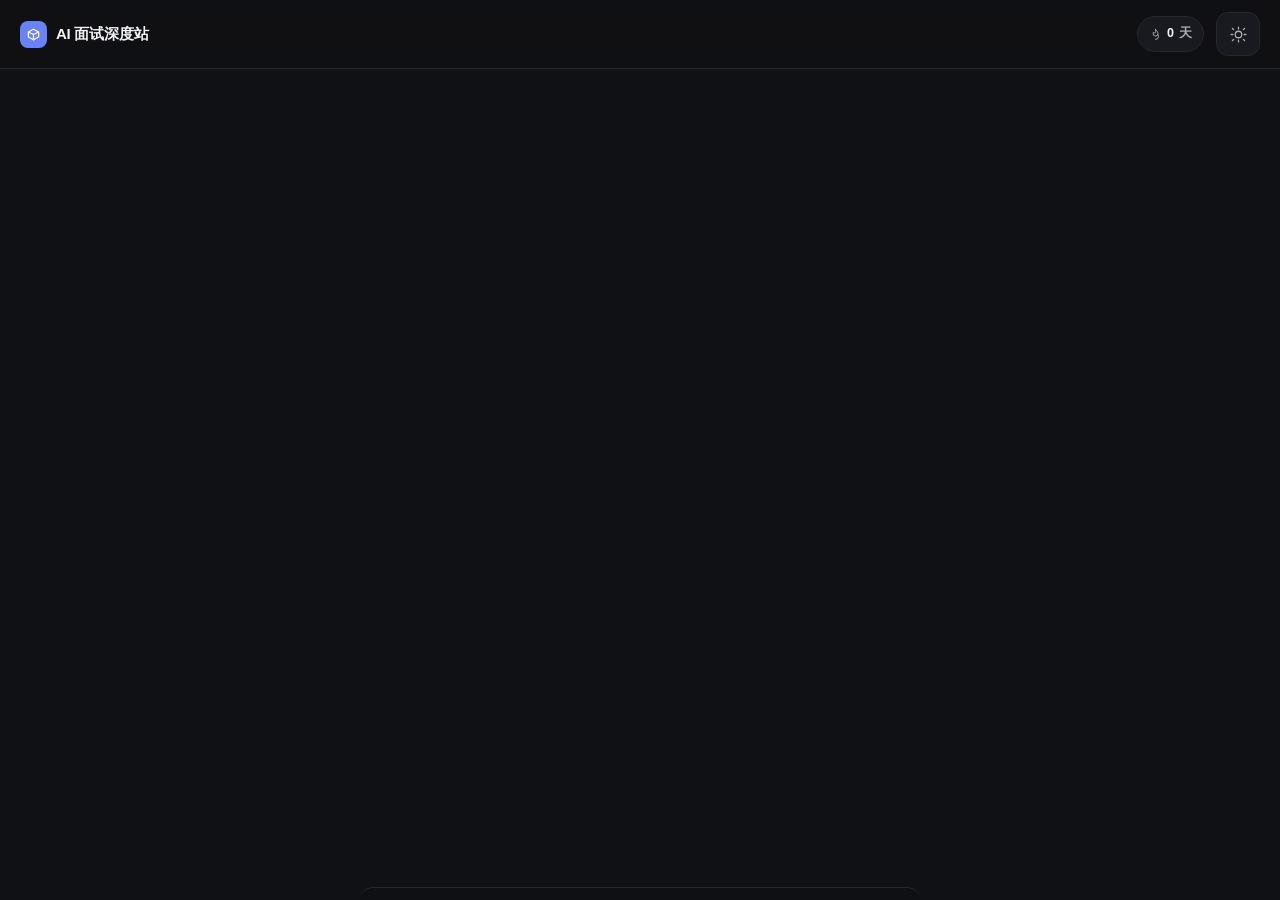
<file: index.html>
<!DOCTYPE html>
<html lang="zh-CN">
<head>
<meta charset="UTF-8">
<meta name="viewport" content="width=device-width, initial-scale=1.0">
<title>AI 面试深度站</title>
<meta http-equiv="refresh" content="0; url=./interview/index.html">
<link rel="canonical" href="./interview/index.html">
<style>
  body{margin:0;background:#0e1014;color:#e7eaf2;font:16px/1.7 -apple-system,"PingFang SC","Microsoft YaHei",sans-serif;
       display:flex;align-items:center;justify-content:center;min-height:100vh;text-align:center;padding:24px}
  a{color:#6ea8fe}
  .b{max-width:520px}
  h1{font-size:20px;margin:0 0 10px}
  p{color:#a8b1c4;font-size:14px;margin:0 0 8px}
  .sites{margin-top:22px;display:flex;flex-direction:column;gap:10px}
  .sites a{display:block;border:1px solid #2a3143;border-radius:12px;padding:12px;text-decoration:none;background:#1a1f2a}
  .sites a b{color:#e7eaf2}
  .sites a span{display:block;color:#6f7a90;font-size:12.5px;margin-top:3px}
</style>
</head>
<body>
  <div class="b">
    <h1>🎤 AI 面试深度站</h1>
    <p>正在跳转…<a href="./interview/index.html">没有自动跳转？点这里</a></p>
    <div class="sites">
      <a href="./interview/index.html"><b>🎤 面试深度站（主站）</b><span>教材 133 节 · 必背代码 · 题库追问链 · 访谈证据</span></a>
      <a href="./pm/index.html"><b>🧭 AI 时代的产品经理</b><span>六篇课程 · 一手 PM 访谈 · 外部教学资源</span></a>
      <a href="./study/index.html"><b>📖 学习站</b><span>全库笔记网页阅读，双链可点、可搜索</span></a>
      <a href="./practice/index.html"><b>🏝️ AI 冒险岛</b><span>Python 练习场：XP、徽章、浏览器里跑真实 Python</span></a>
      <a href="./feynman/index.html"><b>🎓 费曼学检场</b><span>盲讲 → 找差 → 简讲 → 出关，自动排间隔复习</span></a>
    </div>
  </div>
</body>
</html>
</file>
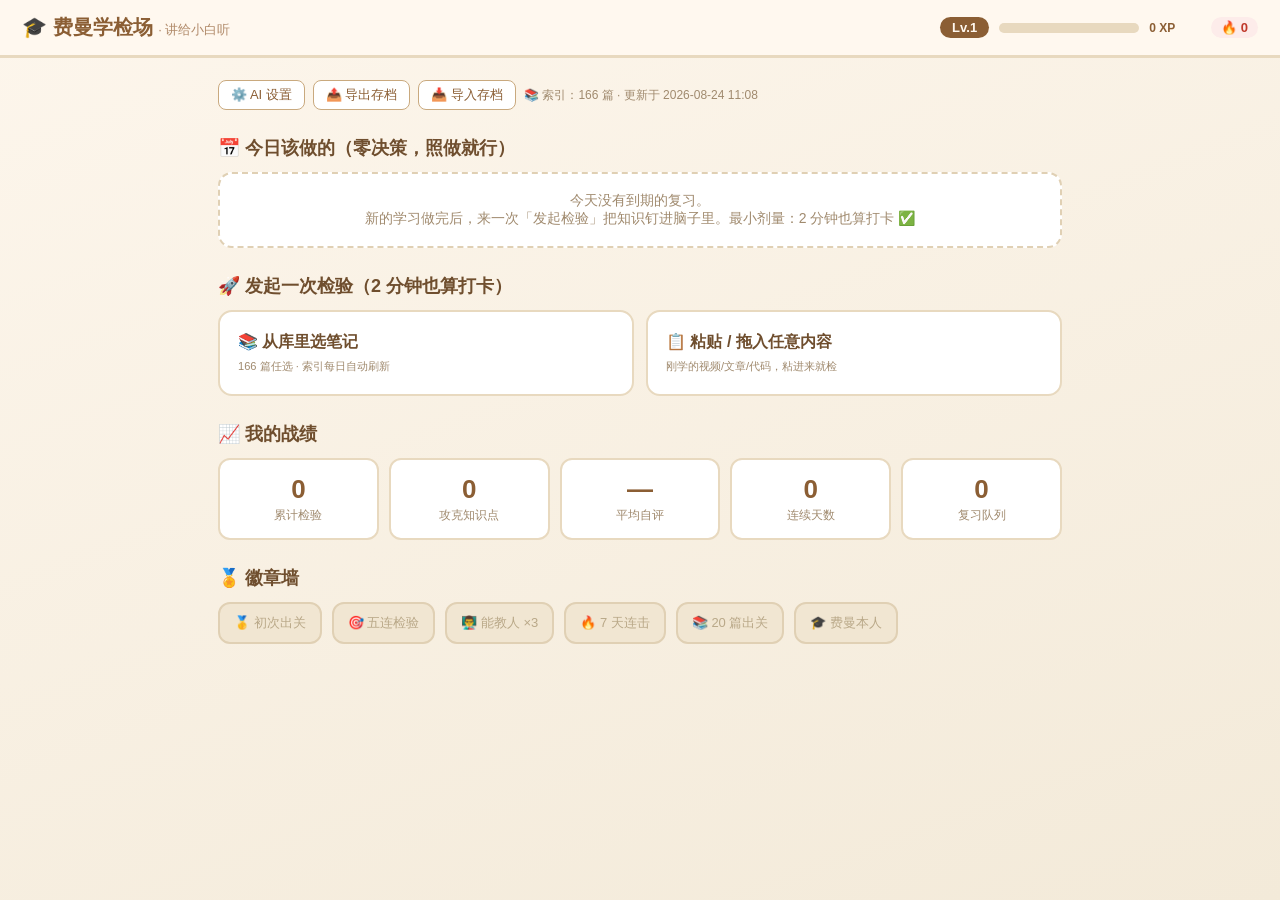
<file: feynman/index.html>
<!DOCTYPE html>
<html lang="zh-CN">
<head>
  <meta charset="UTF-8">
  <meta name="viewport" content="width=device-width, initial-scale=1.0">
  <title>费曼学检场 · 讲不出来 = 没学会</title>
  <link rel="stylesheet" href="assets/style.css">
</head>
<body>
  <header class="topbar">
    <a class="logo" href="index.html">🎓 费曼学检场 <span>· 讲给小白听</span></a>
    <div class="xp-area">
      <span class="level-badge" id="level-badge">Lv.1</span>
      <div class="xp-bar"><div class="xp-fill" id="xp-fill"></div></div>
      <span class="xp-text" id="xp-text">0 XP</span>
      <span class="streak-badge" id="streak-badge" title="连续打卡天数">🔥 0</span>
    </div>
  </header>

  <main class="page">
    <div class="save-bar">
      <button class="save-btn" id="settings-btn">⚙️ AI 设置</button>
      <button class="save-btn" id="export-save-btn">📤 导出存档</button>
      <button class="save-btn" id="import-save-btn">📥 导入存档</button>
      <span class="save-note" id="index-note"></span>
    </div>

    <!-- 首页：今日待办 + 发起检验 -->
    <section id="home-view">
      <h2 class="section-title">📅 今日该做的（零决策，照做就行）</h2>
      <div id="today-box"></div>

      <h2 class="section-title">🚀 发起一次检验（2 分钟也算打卡）</h2>
      <div class="launch-grid">
        <button class="launch-card" id="launch-pick">
          <b>📚 从库里选笔记</b>
          <small>166 篇任选 · 索引每日自动刷新</small>
        </button>
        <button class="launch-card" id="launch-paste">
          <b>📋 粘贴 / 拖入任意内容</b>
          <small>刚学的视频/文章/代码，粘进来就检</small>
        </button>
      </div>

      <h2 class="section-title">📈 我的战绩</h2>
      <div class="stats-grid" id="stats-grid"></div>

      <h2 class="section-title">🏅 徽章墙</h2>
      <div class="badge-wall" id="badge-wall"></div>
    </section>

    <!-- 检验流水线 -->
    <section id="flow-view" style="display:none">
      <div class="flow-header">
        <button class="hint-btn" id="back-btn">← 退出（进度已自动保存）</button>
        <div class="flow-steps" id="flow-steps">
          <span class="fstep active" data-step="1">💬 苏格拉底对话</span>
          <span class="fstep" data-step="4">📝 出关考试</span>
        </div>
        <span class="note-tag" id="current-note-tag"></span>
      </div>

      <!-- Step 1 对话巩固（新形态） -->
      <div class="fpanel" id="step1">
        <div class="steptip">
          <b>像聊天一样学。</b>AI 家教会基于这篇笔记一步步问你、听你讲、追问我、纠正你。
          讲不出来它会给提示，跑偏了它会拉回来——聊完这场，知识就是你的了。
        </div>
        <div class="chat-box" id="chat-box"></div>
        <div class="chat-input-row">
          <textarea id="chat-input" rows="2" placeholder="用你自己的话回答家教的问题……（Enter 发送，Shift+Enter 换行）"></textarea>
          <button class="run-btn" id="chat-send">发送</button>
        </div>
        <div class="chat-quick" id="chat-quick">
          <button class="qk-btn" data-q="我还是不太明白，能给我一点提示吗">💡 给点提示</button>
          <button class="qk-btn" data-q="我不知道这个，你直接教我吧">🙇 不会，教我</button>
          <button class="qk-btn" data-q="我懂了，下一个问题吧">⏭️ 换个问题</button>
        </div>
        <div class="btn-row">
          <button class="run-btn" id="step1-next">聊完了，去考试 →</button>
        </div>
        <details class="source-fold">
          <summary>📕 想偷看原文？（家教装作没看见）</summary>
          <pre id="source-pre"></pre>
        </details>
      </div>

      <!-- 旧 Step1/2/3 区块已删除，合并为对话模式 -->

      <!-- Step 4 出关 -->
      <div class="fpanel" id="step4" style="display:none">
        <div class="steptip"><b>最后一步：出关考试。</b>基于这篇笔记出卷：选择题 + 判断题 + 简答题。答完自动判分——分数决定几天后重逢。</div>
        <div id="exam-area"><div class="ai-loading">📝 出卷中……</div></div>
        <div id="exam-result" style="display:none"></div>
        <div class="btn-row" id="exam-btn-row">
          <button class="run-btn" id="submit-exam" disabled>交卷判分 →</button>
          <button class="hint-btn" id="regen-exam" style="display:none">🔄 换一套题</button>
        </div>
      </div>
    </section>
  </main>

  <!-- 选笔记弹窗 -->
  <div class="modal-overlay" id="pick-modal" style="display:none">
    <div class="modal wide">
      <h3>📚 选一篇笔记来检验</h3>
      <input type="text" id="pick-search" class="search-input" placeholder="搜标题或路径，如：RAG / Agent自进化 / 面试">
      <div class="dir-filter" id="dir-filter"></div>
      <div class="note-list" id="note-list"></div>
      <div class="btn-row"><button class="hint-btn" id="pick-cancel">取消</button></div>
    </div>
  </div>

  <!-- 粘贴弹窗 -->
  <div class="modal-overlay" id="paste-modal" style="display:none">
    <div class="modal">
      <h3>📋 粘贴 / 拖入要检验的内容</h3>
      <p class="modal-desc">把刚学的文章、视频笔记、代码讲解粘进来（或把 .md / .txt 文件拖进下面的框）</p>
      <input type="text" id="paste-title" placeholder="给这次检验起个名字（如：今天看的 RAG 视频）">
      <textarea class="big-input" id="paste-content" placeholder="把内容粘到这里……" style="min-height:180px"></textarea>
      <div class="btn-row">
        <button class="run-btn" id="paste-ok">开始检验</button>
        <button class="hint-btn" id="paste-cancel">取消</button>
      </div>
    </div>
  </div>

  <!-- 设置弹窗 -->
  <div class="modal-overlay" id="settings-modal" style="display:none">
    <div class="modal">
      <h3>⚙️ AI 设置（可选）</h3>
      <p class="modal-desc">填 DeepSeek API Key 后，AI 会扮演"小白"追问你、帮你找差距、出检验题。<br>不填也完全能用（结构化自检模式）。Key 只存在你这台电脑的浏览器里。</p>
      <input type="password" id="api-key" placeholder="DeepSeek API Key（sk-开头）">
      <div class="judge" id="settings-msg"></div>
      <div class="btn-row">
        <button class="run-btn" id="settings-ok">保存</button>
        <button class="hint-btn" id="settings-test">测试连接</button>
        <button class="hint-btn" id="settings-clear">清除 Key</button>
      </div>
    </div>
  </div>

  <!-- 存档弹窗 -->
  <div class="modal-overlay" id="save-modal" style="display:none">
    <div class="modal">
      <h3 id="save-modal-title">导出存档</h3>
      <p class="modal-desc" id="save-modal-desc"></p>
      <textarea id="save-modal-text" spellcheck="false"></textarea>
      <div class="judge" id="save-modal-msg"></div>
      <div class="btn-row">
        <button class="run-btn" id="save-modal-ok">确认</button>
        <button class="hint-btn" id="save-modal-cancel">取消</button>
      </div>
    </div>
  </div>

  <div class="toast" id="toast"></div>

  <script src="data/notes.js"></script>
  <script src="assets/app.js"></script>
</body>
</html>
</file>
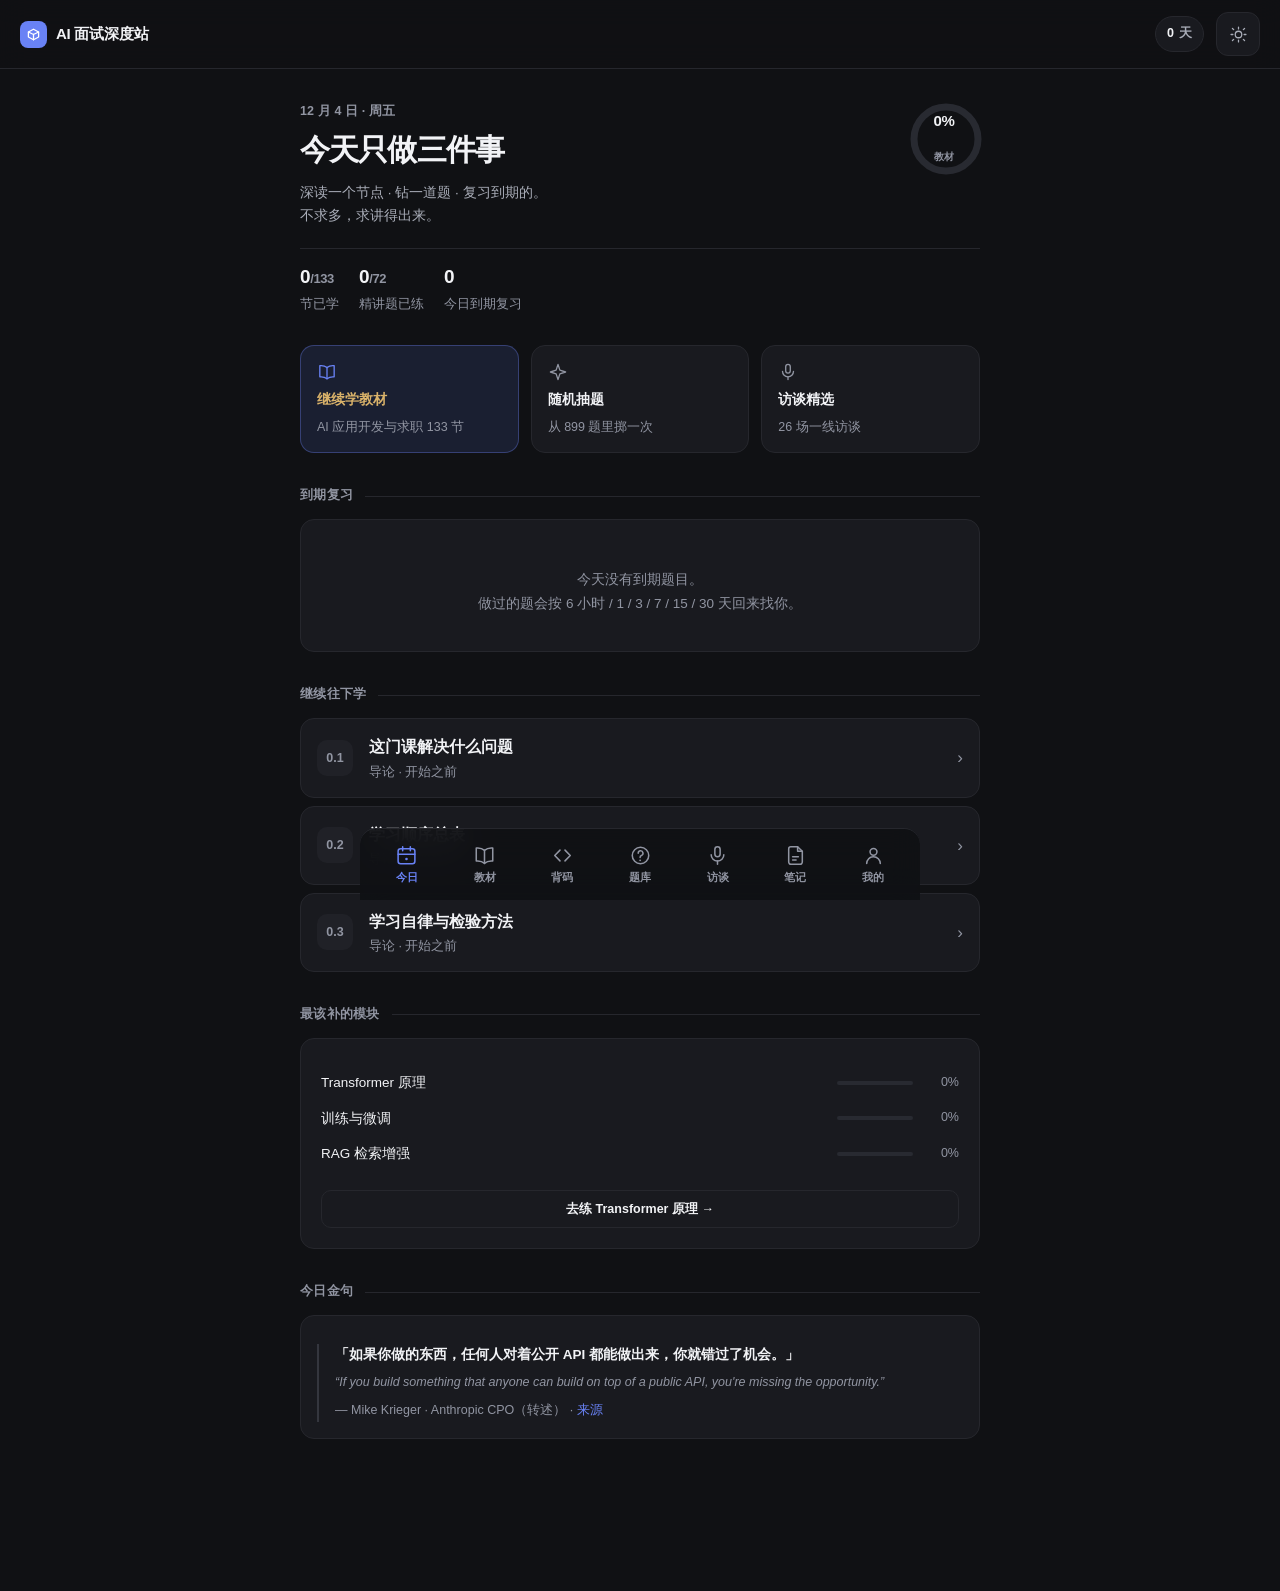
<file: interview/index.html>
<!DOCTYPE html>
<html lang="zh-CN" data-theme="dark">
<head>
<meta charset="UTF-8">
<meta name="viewport" content="width=device-width, initial-scale=1.0, viewport-fit=cover">
<meta name="theme-color" content="#101114">
<meta name="description" content="AI 面试深度学习站：教材式精讲 133 节 + 899 题题库 + YouTube 一线访谈与 AI 深度思考">
<meta name="apple-mobile-web-app-capable" content="yes">
<meta name="apple-mobile-web-app-status-bar-style" content="black-translucent">
<meta name="apple-mobile-web-app-title" content="AI面试深度站">
<title>AI 面试深度站</title>
<link rel="manifest" href="manifest.webmanifest">
<link rel="icon" href="data:image/svg+xml,%3Csvg xmlns='http://www.w3.org/2000/svg' viewBox='0 0 32 32'%3E%3Crect width='32' height='32' rx='8' fill='%23101114'/%3E%3Cg fill='none' stroke='%236982f5' stroke-width='2.1' stroke-linecap='round' stroke-linejoin='round'%3E%3Cpath d='M16 7.6 8.6 11.6v8.8L16 24.4l7.4-4V11.6L16 7.6Z'/%3E%3Cpath d='M16 16v8.4M16 16l-7.4-4.4M16 16l7.4-4.4'/%3E%3C/g%3E%3C/svg%3E">
<link rel="stylesheet" href="assets/style.css">
</head>
<body>

<header class="topbar">
  <a class="brand" href="#/today">
    <span class="mark">
      <svg width="17" height="17" viewBox="0 0 24 24" fill="none" stroke="currentColor" stroke-width="1.8" stroke-linecap="round" stroke-linejoin="round" aria-hidden="true"><path d="M12 4.6 4.8 8.4v7.2L12 19.4l7.2-3.8V8.4L12 4.6Z"/><path d="M12 12v7.4M12 12 4.8 8.4M12 12l7.2-3.6"/></svg>
    </span>AI 面试深度站</a>
  <span class="spacer"></span>
  <span class="pill" id="top-streak"><svg width="13" height="13" viewBox="0 0 24 24" fill="none" stroke="currentColor" stroke-width="1.8" stroke-linecap="round" stroke-linejoin="round" aria-hidden="true" style="vertical-align:-2px"><path d="M12 2.9c2.4 2 4.4 4.6 4.4 7.5a4.4 4.4 0 0 1-8.8 0c0-1.2.5-2.2.9-2.9.6 1 1.3 1.4 2 1.4 1.3 0 1.9-1.2 1.9-2.6 0-1.2-.4-2.4-.4-3.4Z"/><path d="M12 21.2a5.6 5.6 0 0 0 5.6-5.6c0-1.3-.4-2.5-1-3.5"/></svg> <b>0</b> 天</span>
  <button class="icon-btn" id="btn-theme" title="切换主题" aria-label="切换主题">
    <svg width="19" height="19" viewBox="0 0 24 24" fill="none" stroke="currentColor" stroke-width="1.6" stroke-linecap="round" stroke-linejoin="round" aria-hidden="true"><circle cx="12" cy="12" r="4.1"/><path d="M12 2.6v2.3M12 19.1v2.3M4.35 4.35 5.9 5.9M18.1 18.1l1.55 1.55M2.6 12h2.3M19.1 12h2.3M4.35 19.65 5.9 18.1M18.1 5.9l1.55-1.55"/></svg>
  </button>
</header>

<main class="page">
  <section class="view" id="view-today"></section>
  <section class="view" id="view-book"></section>
  <section class="view" id="view-code"></section>
  <section class="view" id="view-bank"></section>
  <section class="view" id="view-iv"></section>
  <section class="view" id="view-notes"></section>
  <section class="view" id="view-me"></section>
</main>

<nav class="tabbar" id="tabbar"></nav>
<div class="toast" id="toast"></div>

<!-- 数据层：索引 + 手写内容（教材 / 题库 / 媒体题 / 访谈 / 访谈深度思考）；笔记正文按模块按需加载 -->
<script src="data/index.js"></script>
<script src="data/textbook.js"></script>
<script src="data/tb-p0p1a.js"></script>
<script src="data/tb-p1b.js"></script>
<script src="data/tb-p2.js"></script>
<script src="data/tb-p3a.js"></script>
<script src="data/tb-p3b.js"></script>
<script src="data/tb-p4.js"></script>
<script src="data/tb-p5.js"></script>
<script src="data/tb-p6.js"></script>
<script src="data/tb-p7a.js"></script>
<script src="data/tb-p7b.js"></script>
<script src="data/tb-p7c.js"></script>
<script src="data/tb-p7d.js"></script>
<script src="data/tb-gapa.js"></script>
<script src="data/tb-gapb.js"></script>
<script src="data/tb-gap2a.js"></script>
<script src="data/tb-gap2b.js"></script>
<script src="data/codebank.js"></script>
<script src="data/codebank-codea.js"></script>
<script src="data/codebank-codeb.js"></script>
<script src="data/codebank-codec.js"></script>
<script src="data/questions.js"></script>
<script src="data/media-bank.js"></script>
<script src="data/interviews.js"></script>
<script src="data/iv-deep-s.js"></script>
<script src="data/iv-deep-ab.js"></script>
<script src="data/quotes.js"></script>
<script src="assets/md.js"></script>
<script src="assets/app.js"></script>
</body>
</html>
</file>
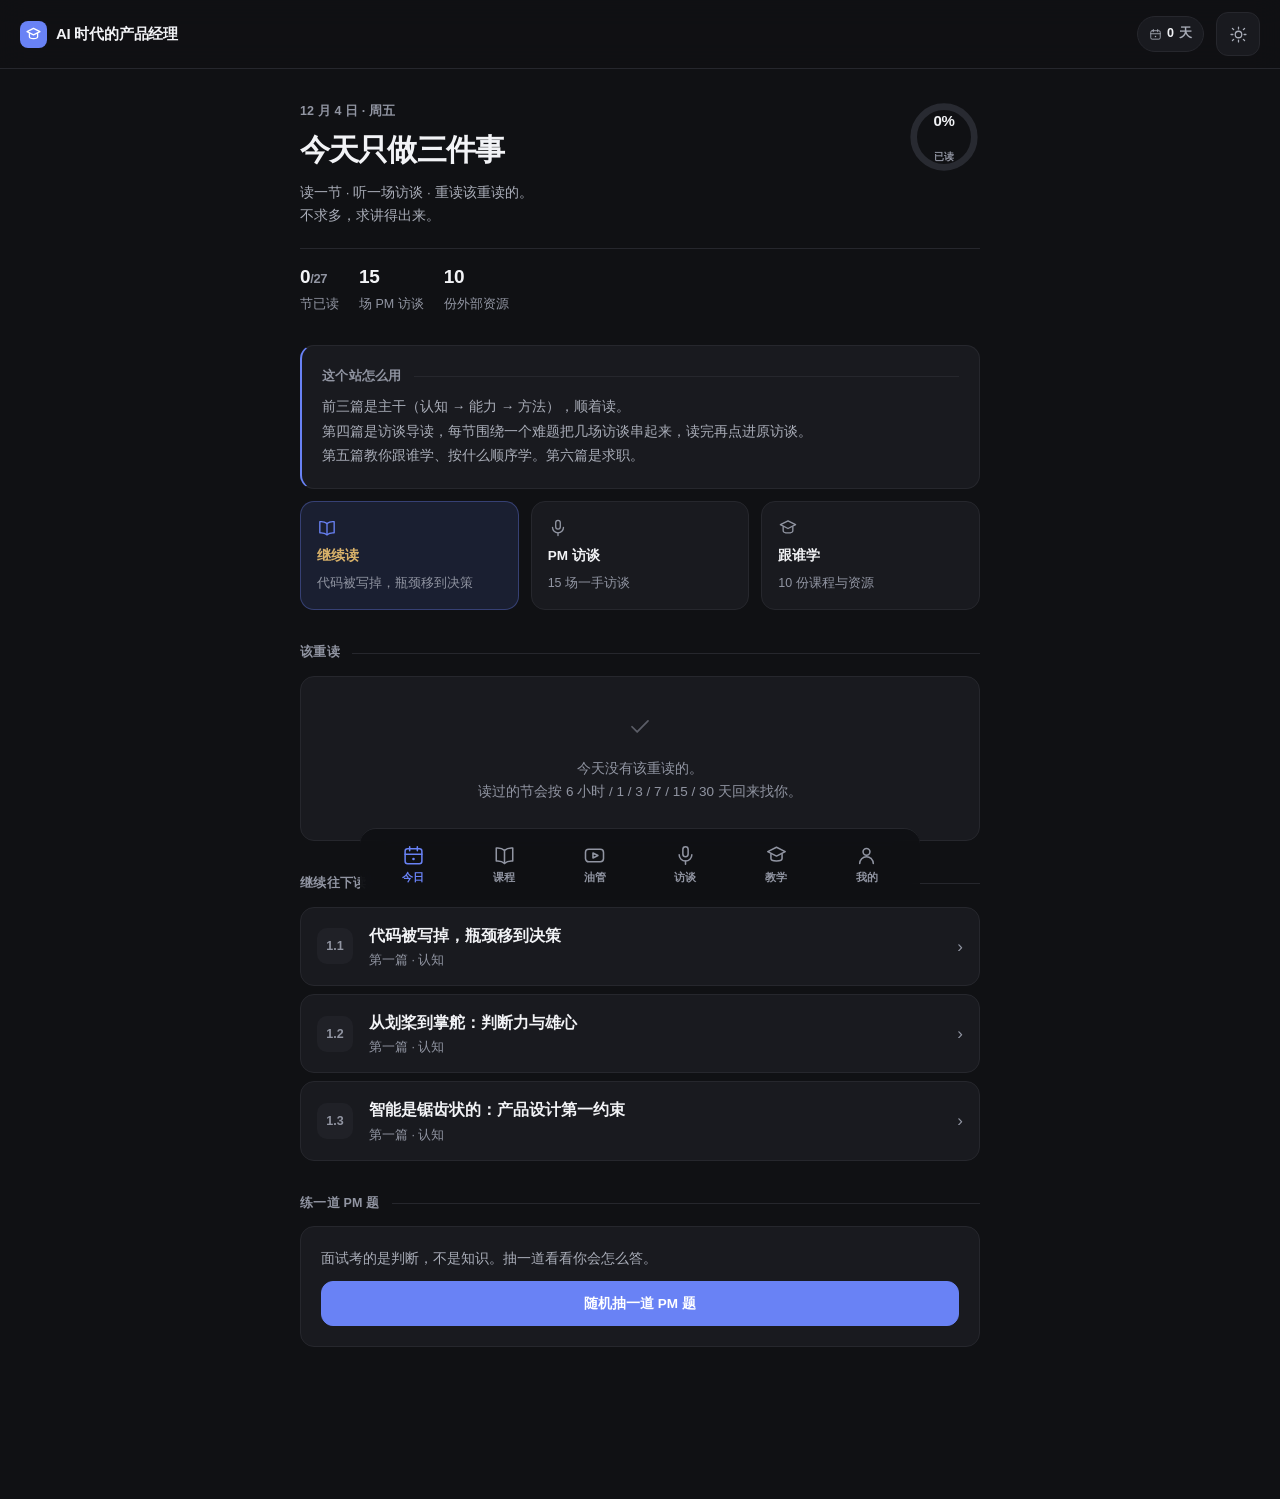
<file: pm/index.html>
<!DOCTYPE html>
<html lang="zh-CN" data-theme="dark">
<head>
<meta charset="UTF-8">
<meta name="viewport" content="width=device-width, initial-scale=1.0, viewport-fit=cover">
<meta name="theme-color" content="#101114">
<meta name="description" content="AI 时代的产品经理：六篇 27 节课程 + 一手 PM 访谈 + 外部教学资源，从接需求到定方向">
<meta name="apple-mobile-web-app-capable" content="yes">
<meta name="apple-mobile-web-app-status-bar-style" content="black-translucent">
<meta name="apple-mobile-web-app-title" content="AI 时代的产品经理">
<title>AI 时代的产品经理</title>
<link rel="manifest" href="manifest.webmanifest">
<link rel="icon" href="data:image/svg+xml,%3Csvg xmlns='http://www.w3.org/2000/svg' viewBox='0 0 32 32'%3E%3Crect width='32' height='32' rx='8' fill='%23101114'/%3E%3Cg fill='none' stroke='%236982f5' stroke-width='2.1' stroke-linecap='round' stroke-linejoin='round'%3E%3Cpath d='M16 7.5 7.2 12l8.8 4.5L24.8 12 16 7.5Z'/%3E%3Cpath d='M10.4 14.4v5.1c0 1.6 2.5 2.9 5.6 2.9s5.6-1.3 5.6-2.9v-5.1'/%3E%3C/g%3E%3C/svg%3E">
<link rel="stylesheet" href="../interview/assets/style.css">
</head>
<body>

<header class="topbar">
  <a class="brand" href="#/today">
    <span class="mark">
      <svg width="17" height="17" viewBox="0 0 24 24" fill="none" stroke="currentColor" stroke-width="1.8" stroke-linecap="round" stroke-linejoin="round" aria-hidden="true"><path d="M12 3.4 2.9 8l9.1 4.6L21.1 8 12 3.4Z"/><path d="M6.2 10.4v4.8c0 1.4 2.6 2.6 5.8 2.6s5.8-1.2 5.8-2.6v-4.8"/></svg>
    </span>AI 时代的产品经理</a>
  <span class="spacer"></span>
  <span class="pill" id="top-streak">0 天</span>
  <button class="icon-btn" id="btn-theme" title="切换主题" aria-label="切换主题">
    <svg width="19" height="19" viewBox="0 0 24 24" fill="none" stroke="currentColor" stroke-width="1.6" stroke-linecap="round" stroke-linejoin="round" aria-hidden="true"><circle cx="12" cy="12" r="4.1"/><path d="M12 2.6v2.3M12 19.1v2.3M4.35 4.35 5.9 5.9M18.1 18.1l1.55 1.55M2.6 12h2.3M19.1 12h2.3M4.35 19.65 5.9 18.1M18.1 5.9l1.55-1.55"/></svg>
  </button>
</header>

<main class="page">
  <section class="view" id="view-today"></section>
  <section class="view" id="view-course"></section>
  <section class="view" id="view-yt"></section>
  <section class="view" id="view-iv"></section>
  <section class="view" id="view-teach"></section>
  <section class="view" id="view-me"></section>
</main>

<nav class="tabbar" id="tabbar"></nav>
<div class="toast" id="toast"></div>

<!-- 复用主站：设计系统 + Markdown 渲染器 + 访谈库与深度思考（PM 场次从这里筛） -->
<script src="../interview/assets/md.js"></script>
<script src="../interview/data/interviews.js"></script>
<script src="../interview/data/questions.js"></script>
<script src="../interview/data/iv-deep-s.js"></script>
<script src="../interview/data/iv-deep-ab.js"></script>
<!-- 本站内容 -->
<script src="data/pm-outline.js"></script>
<script src="data/pm-a.js"></script>
<script src="data/pm-b.js"></script>
<script src="data/pm-c.js"></script>
<script src="data/pm-d.js"></script>
<script src="data/pm-extra.js"></script>
<script src="data/pm-yt.js"></script>
<script src="data/pm-questions.js"></script>
<script src="assets/app.js"></script>
</body>
</html>
</file>
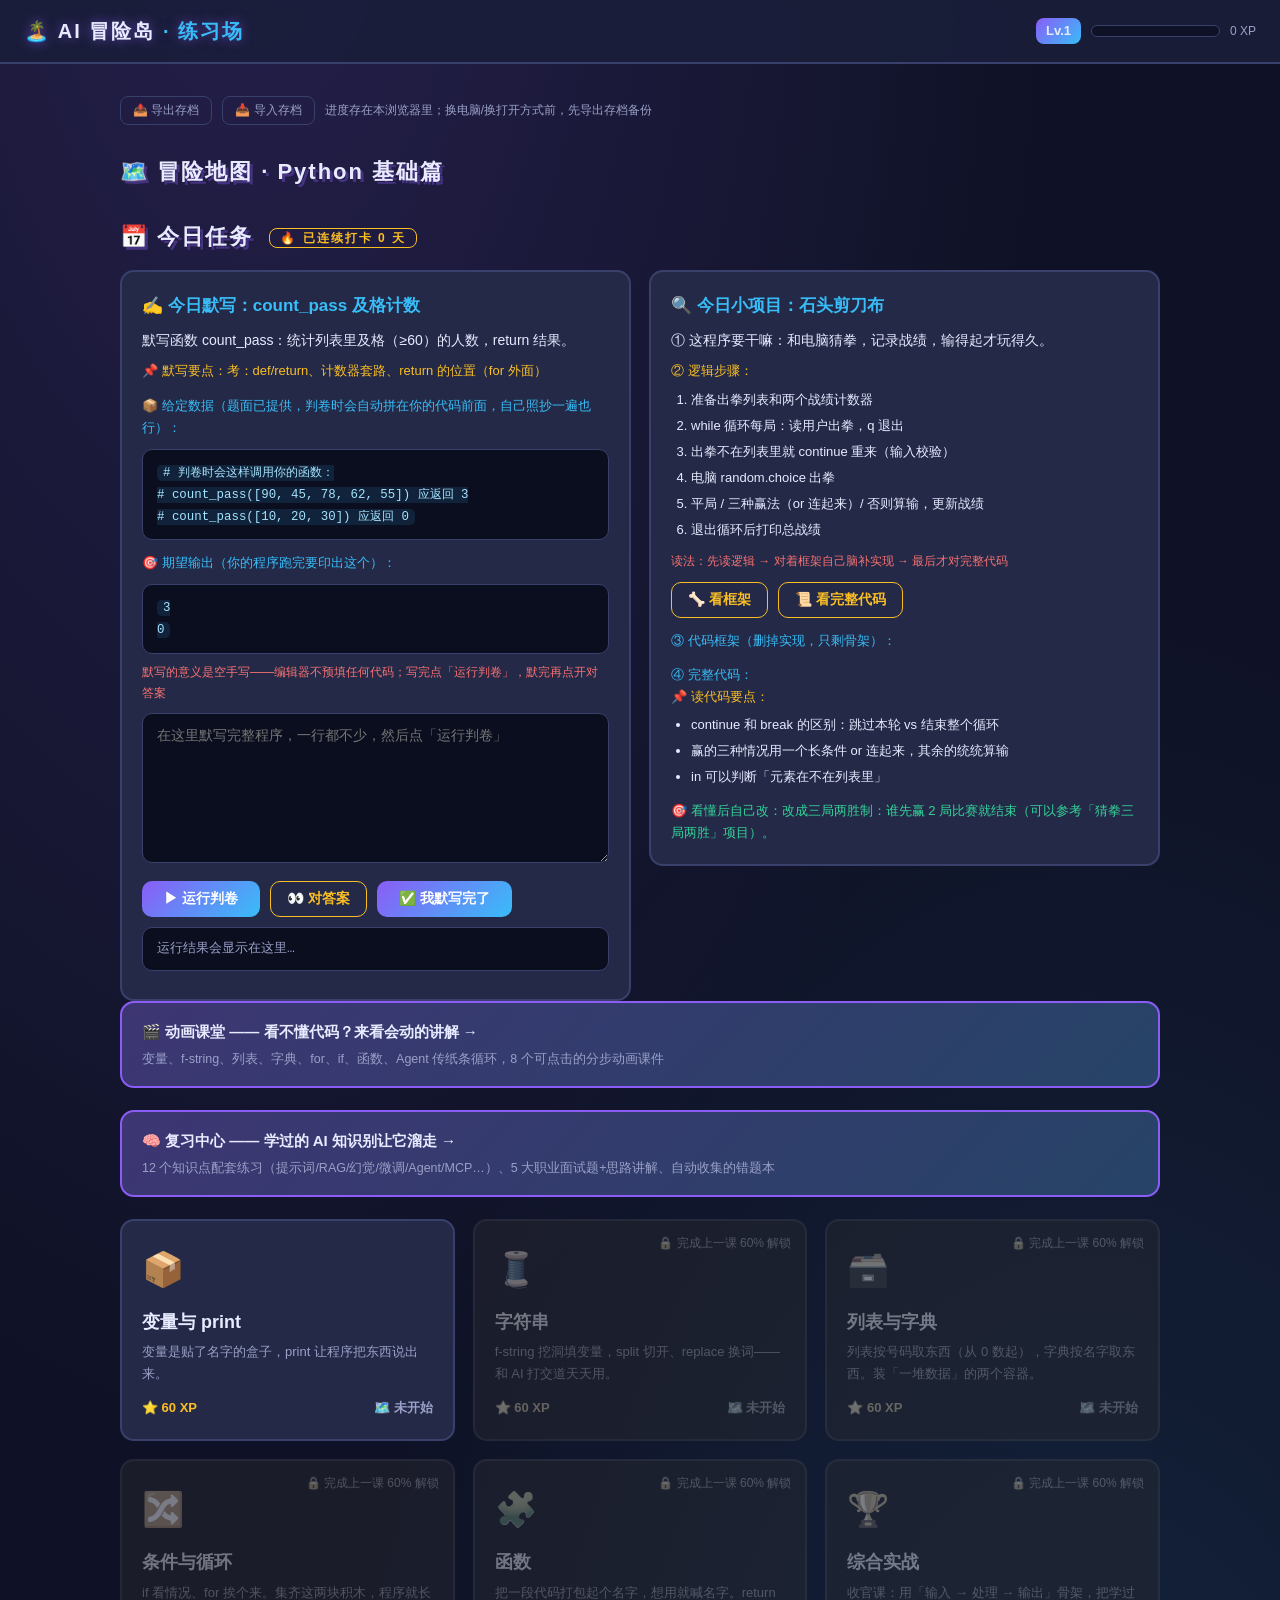
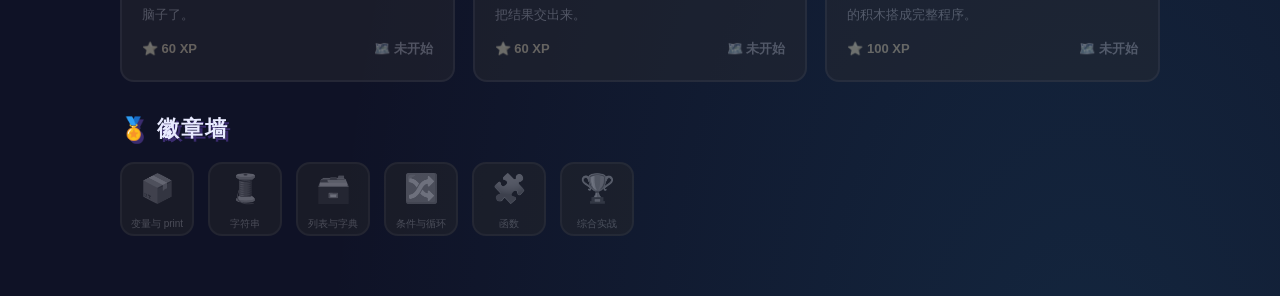
<file: practice/index.html>
<!DOCTYPE html>
<html lang="zh-CN">
<head>
  <meta charset="UTF-8">
  <meta name="viewport" content="width=device-width, initial-scale=1.0">
  <title>AI 冒险岛 · 练习场</title>
  <link rel="stylesheet" href="assets/style.css">
  <!-- Pyodide 引擎由 assets/app.js 动态加载：多 CDN 线路自动切换，失败降级为手动对照打卡 -->
</head>
<body>
  <!-- 顶栏：logo + XP 进度条 + 等级 -->
  <header class="topbar">
    <a class="logo" href="index.html">🏝️ AI 冒险岛 <span>· 练习场</span></a>
    <div class="xp-area">
      <span class="level-badge" id="level-badge">Lv.1</span>
      <div class="xp-bar"><div class="xp-fill" id="xp-fill"></div></div>
      <span class="xp-text" id="xp-text">0 XP</span>
    </div>
  </header>

  <main class="page">
    <!-- 存档栏：localStorage 按 origin 隔离，换打开方式会丢进度，提供导出/导入备份 -->
    <div class="save-bar">
      <button class="save-btn" id="export-save-btn">📤 导出存档</button>
      <button class="save-btn" id="import-save-btn">📥 导入存档</button>
      <span class="save-note">进度存在本浏览器里；换电脑/换打开方式前，先导出存档备份</span>
    </div>

    <h2 class="section-title">🗺️ 冒险地图 · Python 基础篇</h2>
    <!-- 今日任务：默写 + 小项目，按日期静态轮换（无需后端） -->
    <div id="daily-section"></div>

    <a class="anim-entry" href="animate.html">
      🎬 动画课堂 —— 看不懂代码？来看会动的讲解 →
      <small>变量、f-string、列表、字典、for、if、函数、Agent 传纸条循环，8 个可点击的分步动画课件</small>
    </a>

    <a class="anim-entry" href="review.html">
      🧠 复习中心 —— 学过的 AI 知识别让它溜走 →
      <small>12 个知识点配套练习（提示词/RAG/幻觉/微调/Agent/MCP…）、5 大职业面试题+思路讲解、自动收集的错题本</small>
    </a>

    <div class="lesson-grid" id="lesson-grid"></div>

    <h2 class="section-title">🏅 徽章墙</h2>
    <div class="badge-wall" id="badge-wall"></div>
  </main>

  <!-- 存档弹窗：导出降级（手动复制）和导入共用 -->
  <div class="modal-overlay" id="save-modal" style="display:none">
    <div class="modal">
      <h3 id="save-modal-title">导入存档</h3>
      <p class="modal-desc" id="save-modal-desc"></p>
      <textarea id="save-modal-text" spellcheck="false"></textarea>
      <div class="judge" id="save-modal-msg"></div>
      <div class="btn-row">
        <button class="run-btn" id="save-modal-ok">确认导入</button>
        <button class="hint-btn" id="save-modal-cancel">取消</button>
      </div>
    </div>
  </div>

  <script src="data/daily.js"></script>
  <script src="data/lessons.js"></script>
  <script src="assets/app.js"></script>
</body>
</html>
</file>
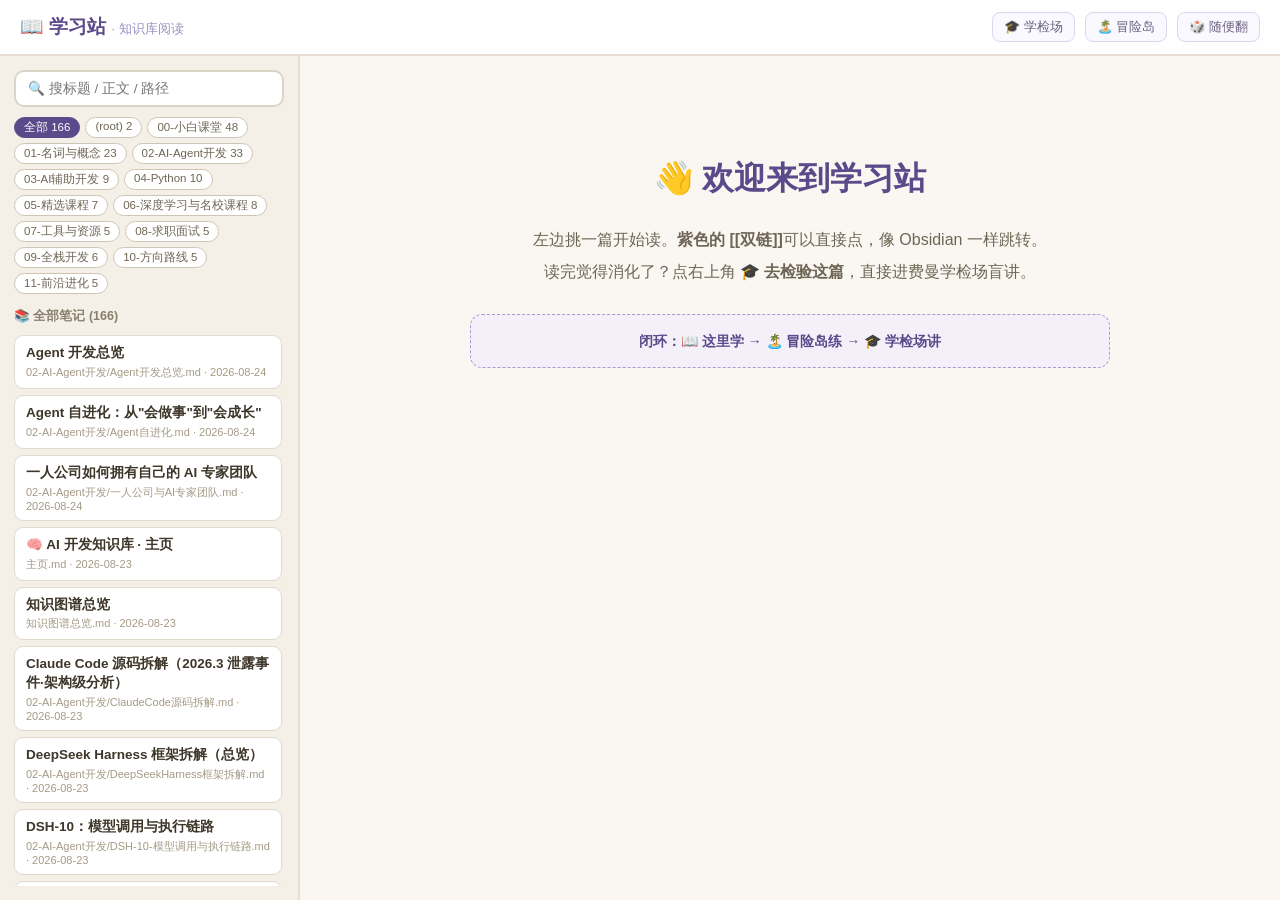
<file: study/index.html>
<!DOCTYPE html>
<html lang="zh-CN">
<head>
  <meta charset="UTF-8">
  <meta name="viewport" content="width=device-width, initial-scale=1.0">
  <title>学习站 · ai知识库阅读器</title>
  <link rel="stylesheet" href="assets/style.css">
</head>
<body>
  <header class="topbar">
    <a class="logo" href="index.html">📖 学习站 <span>· 知识库阅读</span></a>
    <nav class="portal">
      <a href="../feynman/index.html" target="_blank">🎓 学检场</a>
      <a href="../practice/index.html" target="_blank">🏝️ 冒险岛</a>
      <button class="rand-btn" id="rand-btn" title="随机翻一篇">🎲 随便翻</button>
    </nav>
  </header>

  <div class="layout">
    <!-- 侧栏：搜索 + 目录 + 最近在读 -->
    <aside class="sidebar">
      <input type="text" id="search" class="search" placeholder="🔍 搜标题 / 正文 / 路径">
      <div class="dir-chips" id="dir-chips"></div>
      <div class="recent" id="recent-box" style="display:none">
        <div class="side-title">🕘 最近在读</div>
        <div id="recent-list"></div>
      </div>
      <div class="side-title" id="list-title">📚 全部笔记 <span id="list-count"></span></div>
      <div class="note-list" id="note-list"></div>
    </aside>

    <!-- 主区 -->
    <main class="reader" id="reader">
      <div class="welcome" id="welcome">
        <h1>👋 欢迎来到学习站</h1>
        <p>左边挑一篇开始读。<b>紫色的 [[双链]]</b>可以直接点，像 Obsidian 一样跳转。</p>
        <p>读完觉得消化了？点右上角 <b>🎓 去检验这篇</b>，直接进费曼学检场盲讲。</p>
        <div class="loop-tip">闭环：📖 这里学 → 🏝️ 冒险岛练 → 🎓 学检场讲</div>
      </div>
    </main>
  </div>

  <div class="toast" id="toast"></div>
  <script src="../feynman/data/notes.js"></script>
  <script src="assets/app.js"></script>
</body>
</html>
</file>
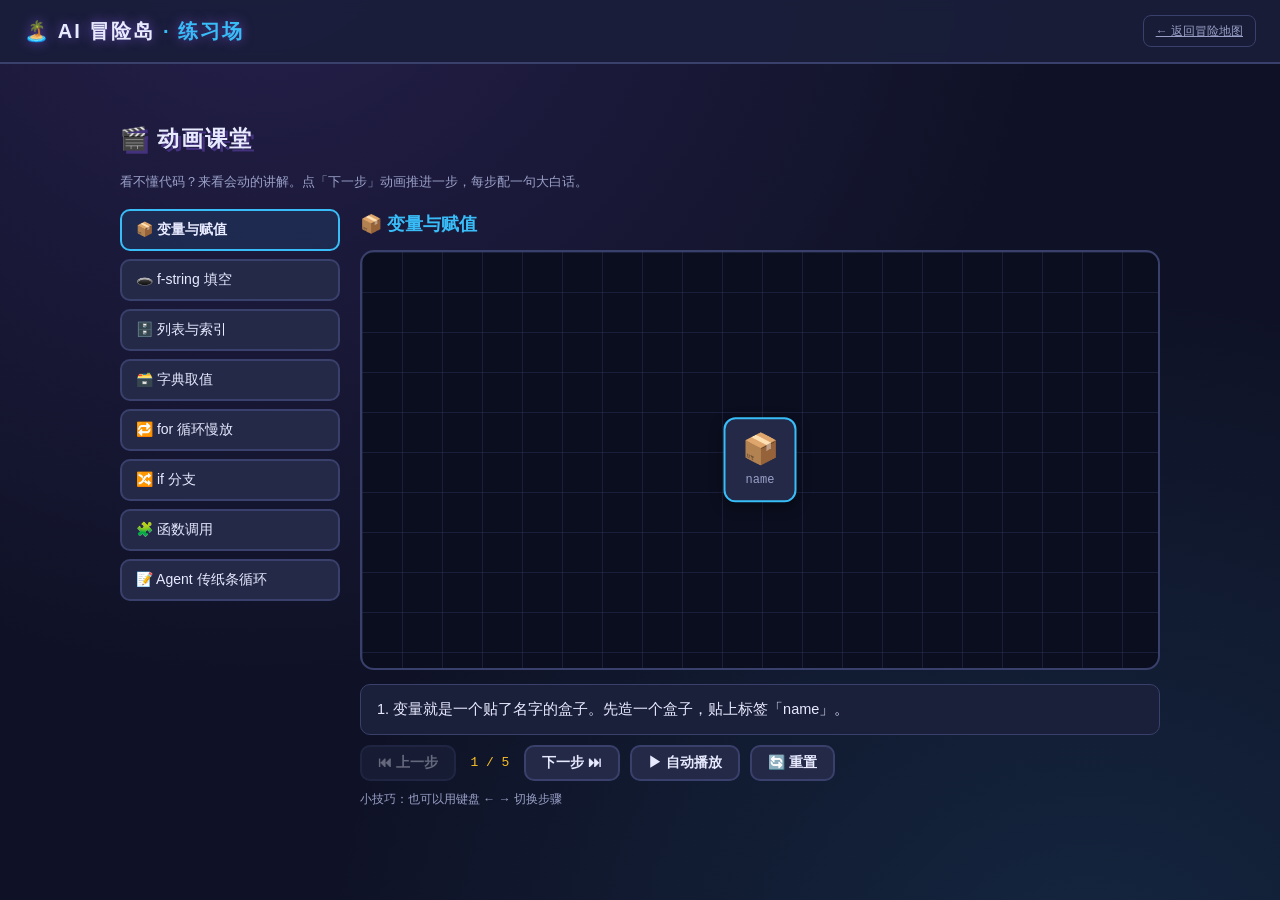
<file: practice/animate.html>
<!DOCTYPE html>
<html lang="zh-CN">
<head>
  <meta charset="UTF-8">
  <meta name="viewport" content="width=device-width, initial-scale=1.0">
  <title>动画课堂 · AI 冒险岛 · 练习场</title>
  <link rel="stylesheet" href="assets/style.css">
  <link rel="stylesheet" href="assets/anim.css">
</head>
<body>
  <!-- 顶栏 -->
  <header class="topbar">
    <a class="logo" href="index.html">🏝️ AI 冒险岛 <span>· 练习场</span></a>
    <a class="save-btn" href="index.html">← 返回冒险地图</a>
  </header>

  <main class="page">
    <h2 class="section-title">🎬 动画课堂</h2>
    <p style="color:var(--text-dim);font-size:13px;margin-bottom:16px">
      看不懂代码？来看会动的讲解。点「下一步」动画推进一步，每步配一句大白话。
    </p>

    <div class="anim-layout">
      <!-- 左：概念列表 -->
      <aside class="scene-list" id="scene-list"></aside>

      <!-- 右：动画舞台 + 字幕 + 控制条 -->
      <section>
        <h3 id="scene-title"></h3>
        <div class="stage" id="stage"></div>
        <div class="caption-bar" id="caption"></div>
        <div class="controls">
          <button id="btn-prev">⏮ 上一步</button>
          <span id="step-indicator">1 / 1</span>
          <button id="btn-next">下一步 ⏭</button>
          <button id="btn-auto">▶ 自动播放</button>
          <button id="btn-reset">🔄 重置</button>
        </div>
        <p class="anim-hint">小技巧：也可以用键盘 ← → 切换步骤</p>
      </section>
    </div>
  </main>

  <script src="data/scenes.js"></script>
  <script src="assets/anim.js"></script>
</body>
</html>
</file>
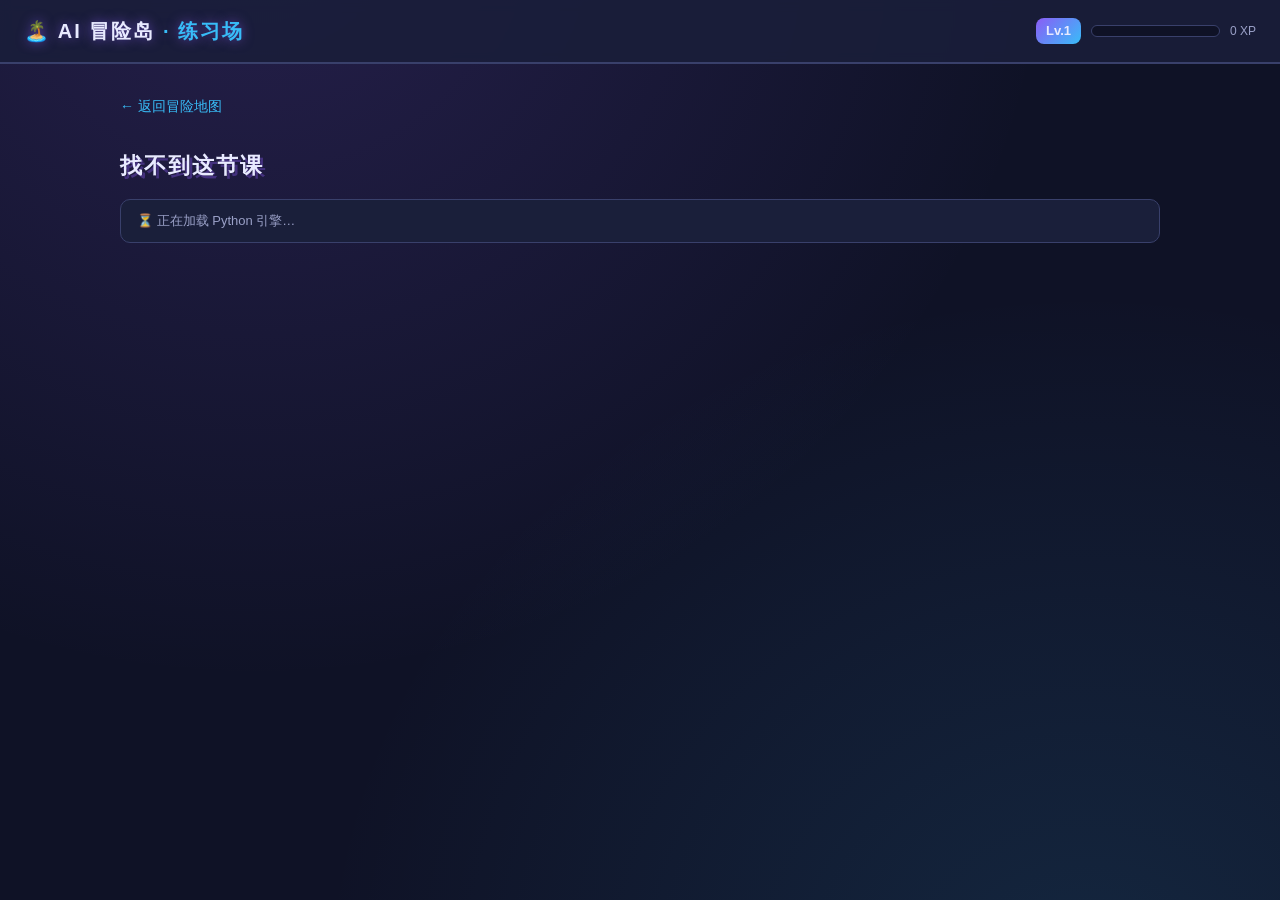
<file: practice/lesson.html>
<!DOCTYPE html>
<html lang="zh-CN">
<head>
  <meta charset="UTF-8">
  <meta name="viewport" content="width=device-width, initial-scale=1.0">
  <title>学习页 · AI 冒险岛 · 练习场</title>
  <link rel="stylesheet" href="assets/style.css">
  <!-- Pyodide 引擎由 assets/app.js 动态加载：多 CDN 线路自动切换，失败自动降级为对照模式 -->
</head>
<body>
  <!-- 顶栏：返回 + 课名 + XP 进度条 + 等级 -->
  <header class="topbar">
    <a class="logo" href="index.html">🏝️ AI 冒险岛 <span>· 练习场</span></a>
    <div class="xp-area">
      <span class="level-badge" id="level-badge">Lv.1</span>
      <div class="xp-bar"><div class="xp-fill" id="xp-fill"></div></div>
      <span class="xp-text" id="xp-text">0 XP</span>
    </div>
  </header>

  <main class="page">
    <a class="back-link" href="index.html">← 返回冒险地图</a>
    <h2 class="section-title" id="lesson-title">加载中…</h2>

    <!-- 引擎状态条：加载中 / 就绪 / 降级提示 -->
    <div class="engine-status" id="engine-status">⏳ 正在加载 Python 引擎…</div>

    <div class="lesson-layout">
      <!-- 左：课程内容区（知识卡片） -->
      <div id="content-col"></div>
      <!-- 右：练习区（任务卡） -->
      <div id="practice-col"></div>
    </div>
  </main>

  <script src="data/lessons.js"></script>
  <script src="assets/app.js"></script>
</body>
</html>
</file>
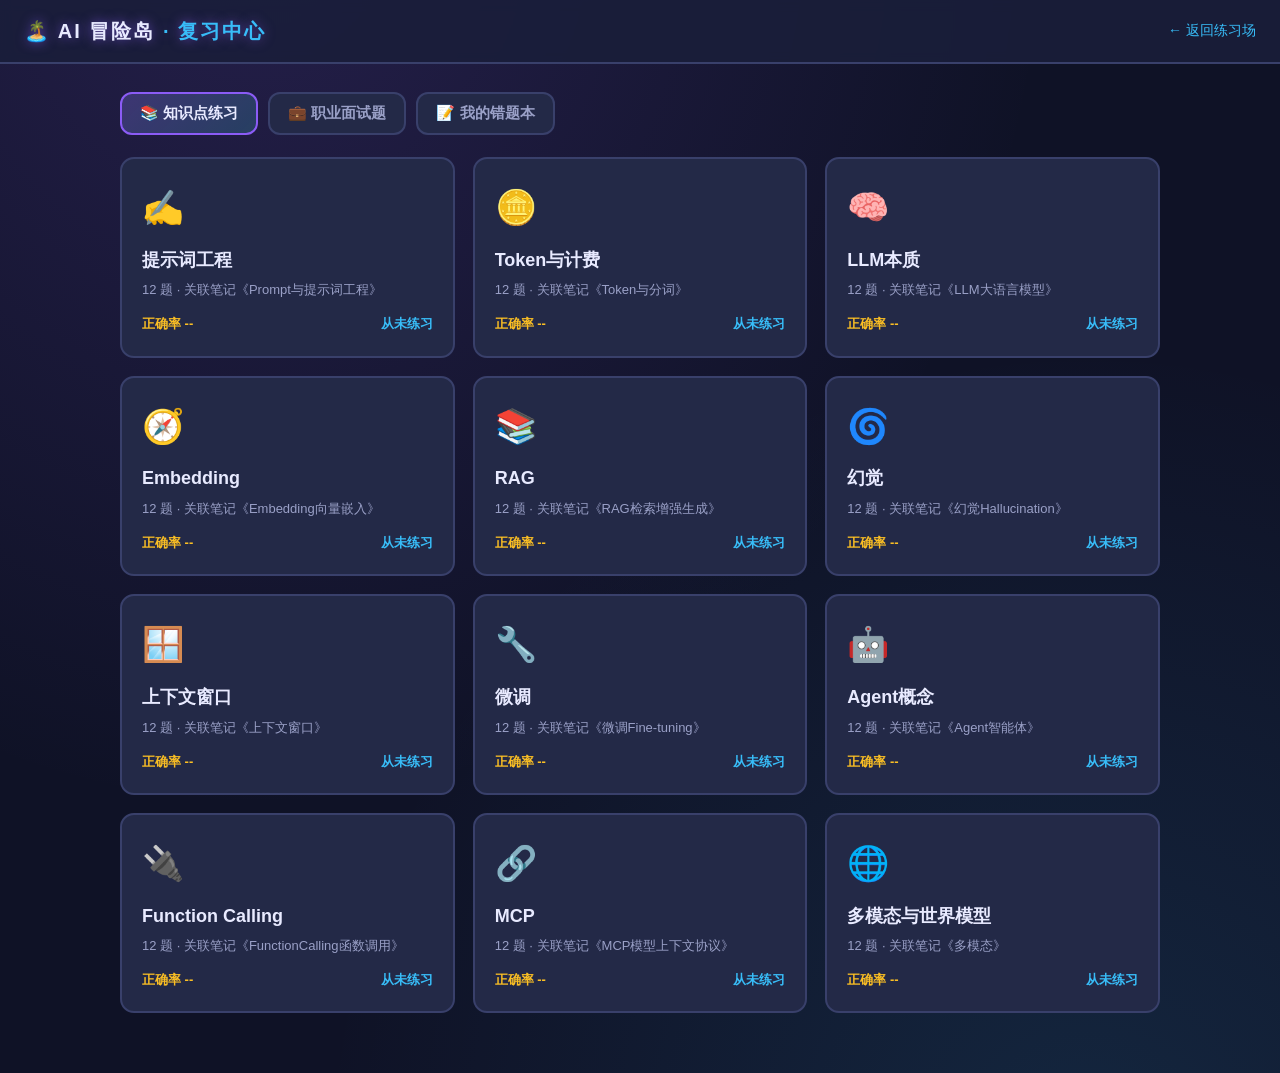
<file: practice/review.html>
<!DOCTYPE html>
<html lang="zh-CN">
<head>
  <meta charset="UTF-8">
  <meta name="viewport" content="width=device-width, initial-scale=1.0">
  <title>复习中心 · AI 冒险岛</title>
  <link rel="stylesheet" href="assets/style.css">
  <link rel="stylesheet" href="assets/review.css">
</head>
<body>
  <header class="topbar">
    <a class="logo" href="index.html">🏝️ AI 冒险岛 <span>· 复习中心</span></a>
    <a class="back-link" href="index.html">← 返回练习场</a>
  </header>

  <main class="page">
    <!-- 模式切换 -->
    <nav class="mode-tabs">
      <button class="mode-tab active" data-mode="topics">📚 知识点练习</button>
      <button class="mode-tab" data-mode="career">💼 职业面试题</button>
      <button class="mode-tab" data-mode="wrong">📝 我的错题本 <span class="wrong-count" id="wrong-count"></span></button>
    </nav>

    <!-- 📚 知识点练习：主题卡片 → 逐题作答 -->
    <section id="panel-topics">
      <div class="topic-grid" id="topic-grid"></div>
      <div id="quiz-runner" style="display:none"></div>
    </section>

    <!-- 💼 职业面试题：职业选择器 → 逐题看思路 -->
    <section id="panel-career" style="display:none">
      <div class="career-bar" id="career-bar"></div>
      <div id="career-list"></div>
    </section>

    <!-- 📝 错题本：自动收集答错的题，连续答对 2 次移出 -->
    <section id="panel-wrong" style="display:none">
      <p class="panel-note">答错的题会自动收进这里；每题连续答对 2 次后自动移出。进度存在本浏览器（localStorage）。</p>
      <div id="wrong-list"></div>
    </section>
  </main>

  <script src="data/quiz.js"></script>
  <script src="assets/review.js"></script>
</body>
</html>
</file>
<file: feynman/assets/style.css>
/* 费曼学检场 · 样式（与 AI 冒险岛同款观感：暖色卡片风） */
* { margin: 0; padding: 0; box-sizing: border-box; }
body {
  font-family: "Segoe UI", "Microsoft YaHei", sans-serif;
  background: linear-gradient(160deg, #fdf6ec 0%, #f3ead9 100%);
  min-height: 100vh; color: #3b3025;
}
.topbar {
  display: flex; align-items: center; justify-content: space-between;
  padding: 14px 22px; background: #fff8ef;
  border-bottom: 3px solid #e8d9bf; position: sticky; top: 0; z-index: 10;
  flex-wrap: wrap; gap: 8px;
}
.logo { font-size: 20px; font-weight: 800; color: #8b5e34; text-decoration: none; }
.logo span { font-size: 13px; color: #b08968; font-weight: 500; }
.xp-area { display: flex; align-items: center; gap: 10px; }
.level-badge {
  background: #8b5e34; color: #fff8ef; border-radius: 14px;
  padding: 3px 12px; font-size: 13px; font-weight: 700;
}
.xp-bar { width: 140px; height: 10px; background: #e8d9bf; border-radius: 5px; overflow: hidden; }
.xp-fill { height: 100%; width: 0%; background: linear-gradient(90deg, #d4a373, #b08968); transition: width .4s; }
.xp-text { font-size: 12px; color: #8b5e34; font-weight: 600; min-width: 52px; }
.streak-badge { font-size: 13px; font-weight: 700; color: #c0392b; background: #fdecea; border-radius: 14px; padding: 3px 10px; }

.page { max-width: 880px; margin: 0 auto; padding: 22px 18px 80px; }
.save-bar { display: flex; align-items: center; gap: 8px; flex-wrap: wrap; margin-bottom: 18px; }
.save-btn {
  border: 1px solid #c9a97e; background: #fff; color: #8b5e34;
  border-radius: 8px; padding: 5px 12px; font-size: 13px; cursor: pointer;
}
.save-btn:hover { background: #fdf3e4; }
.save-note { font-size: 12px; color: #a08a6e; }

.section-title { font-size: 18px; margin: 26px 0 12px; color: #6f4e2e; }

/* 今日待办 */
.today-card {
  background: #fff; border: 2px solid #e8d9bf; border-radius: 14px;
  padding: 16px 18px; margin-bottom: 10px; display: flex; align-items: center; gap: 12px; flex-wrap: wrap;
}
.today-card.due { border-color: #d4a373; background: #fffaf2; }
.today-card .t-main { flex: 1; min-width: 200px; }
.today-card .t-title { font-weight: 700; font-size: 15px; }
.today-card .t-sub { font-size: 12px; color: #a08a6e; margin-top: 3px; }
.today-empty { color: #a08a6e; font-size: 14px; background: #fff; border: 2px dashed #e0d0b4; border-radius: 14px; padding: 18px; text-align: center; }

/* 发起 */
.launch-grid { display: grid; grid-template-columns: 1fr 1fr; gap: 12px; }
@media (max-width: 640px) { .launch-grid { grid-template-columns: 1fr; } }
.launch-card {
  background: #fff; border: 2px solid #e8d9bf; border-radius: 14px;
  padding: 20px 18px; cursor: pointer; text-align: left; transition: all .15s;
  display: flex; flex-direction: column; gap: 6px;
}
.launch-card:hover { border-color: #b08968; transform: translateY(-2px); box-shadow: 0 6px 14px rgba(139,94,52,.12); }
.launch-card b { font-size: 16px; color: #6f4e2e; }
.launch-card small { color: #a08a6e; }

/* 战绩 */
.stats-grid { display: grid; grid-template-columns: repeat(auto-fit, minmax(130px, 1fr)); gap: 10px; }
.stat-card { background: #fff; border: 2px solid #e8d9bf; border-radius: 12px; padding: 14px; text-align: center; }
.stat-num { font-size: 26px; font-weight: 800; color: #8b5e34; }
.stat-label { font-size: 12px; color: #a08a6e; margin-top: 2px; }

/* 徽章 */
.badge-wall { display: flex; flex-wrap: wrap; gap: 10px; }
.badge {
  border-radius: 12px; padding: 10px 14px; font-size: 13px;
  background: #f1e6d2; color: #b9a888; border: 2px solid #e0d0b4;
}
.badge.got { background: #fff3d6; color: #8a6d2f; border-color: #e2b857; font-weight: 700; }

/* 流水线 */
.flow-header { display: flex; align-items: center; gap: 12px; flex-wrap: wrap; margin-bottom: 16px; }
.flow-steps { display: flex; gap: 6px; flex-wrap: wrap; }
.fstep {
  font-size: 12px; font-weight: 700; color: #b9a888;
  background: #f1e6d2; border-radius: 14px; padding: 4px 12px;
}
.fstep.active { background: #8b5e34; color: #fff8ef; }
.fstep.done { background: #d4c3a5; color: #6f4e2e; }
.note-tag { font-size: 12px; color: #a08a6e; background: #fff; border: 1px solid #e0d0b4; border-radius: 10px; padding: 3px 10px; }

.fpanel { background: #fff; border: 2px solid #e8d9bf; border-radius: 14px; padding: 18px; }
.steptip {
  background: #fff8ef; border-left: 4px solid #d4a373; border-radius: 6px;
  padding: 10px 14px; font-size: 14px; line-height: 1.7; margin-bottom: 14px; color: #5b4a35;
}
.source-fold { margin-bottom: 14px; }
.source-fold summary { cursor: pointer; font-size: 13px; color: #8b5e34; font-weight: 600; padding: 6px 0; }
.source-fold pre {
  max-height: 320px; overflow: auto; background: #faf5ec; border: 1px solid #e8d9bf;
  border-radius: 8px; padding: 12px; font-size: 12.5px; line-height: 1.65;
  white-space: pre-wrap; word-break: break-word; font-family: "Microsoft YaHei", Consolas, monospace;
}

.big-input, .mid-input, .q-input, #paste-content, #save-modal-text {
  width: 100%; border: 2px solid #e8d9bf; border-radius: 10px; padding: 12px 14px;
  font-size: 14px; font-family: inherit; line-height: 1.7; resize: vertical;
  background: #fffdf9;
}
.big-input { min-height: 200px; }
.big-input:focus, .mid-input:focus, .q-input:focus, #paste-content:focus { outline: none; border-color: #d4a373; }
.mid-input { min-height: 90px; margin-top: 10px; }
.btn-row { display: flex; gap: 10px; margin-top: 14px; flex-wrap: wrap; }
.run-btn {
  background: #8b5e34; color: #fff8ef; border: none; border-radius: 10px;
  padding: 10px 22px; font-size: 15px; font-weight: 700; cursor: pointer;
}
.run-btn:hover:not(:disabled) { background: #a06e3f; }
.run-btn:disabled { background: #cbbba0; cursor: not-allowed; }
.hint-btn {
  background: #fff; color: #8b5e34; border: 1.5px solid #c9a97e; border-radius: 10px;
  padding: 9px 18px; font-size: 14px; cursor: pointer;
}
.hint-btn:hover { background: #fdf3e4; }

/* 找差 */
.checklist { display: flex; flex-direction: column; gap: 8px; margin: 10px 0; }
.checklist label {
  background: #faf5ec; border: 1px solid #e8d9bf; border-radius: 8px;
  padding: 9px 12px; font-size: 14px; cursor: pointer; display: flex; gap: 8px; align-items: baseline;
}
.checklist input { transform: translateY(2px); }
.ai-area {
  background: #f4f9f4; border: 1.5px solid #b7d8b0; border-radius: 10px;
  padding: 14px; font-size: 14px; line-height: 1.8; margin-bottom: 12px; white-space: pre-wrap;
}
.ai-area b { color: #4a7c3f; }
.ai-loading { color: #7a9b6f; font-style: italic; }

/* 出关 */
.quiz-box .q { font-size: 14px; margin: 12px 0 6px; color: #5b4a35; }
.score-row { display: flex; gap: 8px; margin-top: 16px; flex-wrap: wrap; align-items: center; font-size: 14px; }
.score-btn {
  border: 2px solid #e0d0b4; background: #fff; border-radius: 10px;
  padding: 7px 12px; font-size: 13px; cursor: pointer; color: #6f4e2e;
}
.score-btn.sel { border-color: #8b5e34; background: #fdf0dd; font-weight: 700; }

/* 弹窗 */
.modal-overlay {
  position: fixed; inset: 0; background: rgba(59,48,37,.45);
  display: flex; align-items: center; justify-content: center; z-index: 50; padding: 16px;
}
.modal {
  background: #fffdf9; border-radius: 14px; padding: 22px; width: 100%; max-width: 460px;
  max-height: 86vh; overflow: auto; display: flex; flex-direction: column; gap: 12px;
}
.modal.wide { max-width: 640px; }
.modal h3 { color: #6f4e2e; font-size: 17px; }
.modal-desc { font-size: 13px; color: #a08a6e; line-height: 1.7; }
.modal textarea { min-height: 140px; }
#api-key, #paste-title, .search-input {
  width: 100%; border: 2px solid #e8d9bf; border-radius: 10px; padding: 10px 12px;
  font-size: 14px; background: #fff;
}
#api-key:focus, #paste-title:focus, .search-input:focus { outline: none; border-color: #d4a373; }
.judge { font-size: 13px; min-height: 18px; }
.judge.ok { color: #4a7c3f; } .judge.err { color: #c0392b; }

/* 选笔记 */
.dir-filter { display: flex; flex-wrap: wrap; gap: 6px; }
.dir-chip {
  font-size: 12px; border: 1px solid #c9a97e; background: #fff; color: #8b5e34;
  border-radius: 14px; padding: 3px 10px; cursor: pointer;
}
.dir-chip.sel { background: #8b5e34; color: #fff8ef; }
.note-list { max-height: 44vh; overflow: auto; display: flex; flex-direction: column; gap: 6px; margin-top: 8px; }
.note-item {
  border: 1.5px solid #e8d9bf; background: #fff; border-radius: 10px;
  padding: 10px 12px; cursor: pointer;
}
.note-item:hover { border-color: #b08968; background: #fdf6ec; }
.note-item .n-title { font-size: 14px; font-weight: 600; color: #5b4a35; }
.note-item .n-sub { font-size: 11.5px; color: #a08a6e; margin-top: 2px; }
.note-item .n-due { color: #c0392b; font-weight: 700; }

.toast {
  position: fixed; bottom: 26px; left: 50%; transform: translateX(-50%) translateY(80px);
  background: #6f4e2e; color: #fff8ef; padding: 11px 22px; border-radius: 12px;
  font-size: 14px; font-weight: 600; opacity: 0; transition: all .35s; z-index: 99; max-width: 90vw;
}
.toast.show { opacity: 1; transform: translateX(-50%) translateY(0); }

/* ===== 出关考卷 ===== */
.exam-q { margin: 16px 0 4px; }
.eq-title { font-size: 14.5px; font-weight: 700; color: #4a3c28; margin-bottom: 8px; line-height: 1.6; }
.opt {
  display: flex; align-items: baseline; gap: 8px; font-size: 14px; line-height: 1.6;
  background: #faf5ec; border: 1.5px solid #e8d9bf; border-radius: 8px;
  padding: 8px 12px; margin: 6px 0; cursor: pointer; color: #5b4a35;
}
.opt:hover { border-color: #d4a373; }
.opt input { transform: translateY(2px); }
.blank-input {
  width: 100%; border: 2px dashed #d4a373; border-radius: 8px; padding: 9px 12px;
  font-size: 14px; background: #fffdf7;
}
.blank-input:focus { outline: none; border-style: solid; }

.score-banner {
  border-radius: 12px; padding: 16px 18px; margin: 4px 0 14px;
  display: flex; align-items: center; gap: 16px; flex-wrap: wrap;
}
.score-banner.s4, .score-banner.s3 { background: #eef7ea; border: 2px solid #9dc78f; }
.score-banner.s2 { background: #fdf6e7; border: 2px solid #e2c069; }
.score-banner.s1 { background: #fdecea; border: 2px solid #e2a196; }
.sb-big { font-size: 30px; font-weight: 800; color: #4a3c28; }
.sb-sub { font-size: 13.5px; color: #6f5f4a; font-weight: 600; }

.d-item {
  background: #fff; border: 1.5px solid #e8d9bf; border-left: 4px solid #c9b99a;
  border-radius: 8px; padding: 9px 13px; margin: 8px 0; font-size: 13.5px; line-height: 1.7; color: #4a3c28;
}
.d-item.ok { border-left-color: #6fae5c; }
.d-item.bad { border-left-color: #d06a4f; }
.d-item.self { border-left-color: #b8a1d8; }
.d-ref { color: #8a7a60; font-size: 12.5px; margin-top: 3px; }
.d-essay { color: #6f5f4a; font-size: 12.5px; margin-top: 3px; background: #faf5ec; border-radius: 6px; padding: 5px 8px; }

/* ===== 引导脚手架 ===== */
.scaffold {
  background: #f2f6fd; border: 1.5px dashed #a9c0e8; border-radius: 10px;
  padding: 12px 14px; margin-bottom: 14px;
}
.sc-head { display: flex; justify-content: space-between; align-items: center; font-size: 14px; }
.sc-toggle {
  border: 1px solid #a9c0e8; background: #fff; color: #4a6ba6; border-radius: 8px;
  font-size: 12px; padding: 3px 10px; cursor: pointer;
}
.sc-body { margin-top: 8px; }
.sc-note { font-size: 12.5px; color: #6a7c9a; margin: 6px 0; line-height: 1.6; }
.sc-prompts { margin: 6px 0 6px 20px; }
.sc-prompts li { font-size: 13.5px; line-height: 1.8; color: #3d4a63; margin: 3px 0; }

/* ===== 苏格拉底对话 ===== */
.chat-box {
  height: 380px; overflow-y: auto; background: #fbf9f4; border: 2px solid #e8d9bf;
  border-radius: 12px; padding: 14px; display: flex; flex-direction: column; gap: 10px; margin-bottom: 10px;
}
.cb { max-width: 82%; padding: 10px 14px; border-radius: 14px; font-size: 14px; line-height: 1.75; }
.cb-ai { align-self: flex-start; background: #fff; border: 1.5px solid #e2d9c4; border-bottom-left-radius: 4px; color: #4a3c28; }
.cb-user { align-self: flex-end; background: #8b5e34; color: #fff8ef; border-bottom-right-radius: 4px; }
.chat-input-row { display: flex; gap: 10px; align-items: flex-end; }
.chat-input-row textarea {
  flex: 1; border: 2px solid #e8d9bf; border-radius: 10px; padding: 10px 12px;
  font-size: 14px; font-family: inherit; resize: none; background: #fffdf9;
}
.chat-input-row textarea:focus { outline: none; border-color: #d4a373; }
.chat-quick { display: flex; gap: 8px; margin: 8px 0 2px; flex-wrap: wrap; }
.qk-btn {
  border: 1.5px solid #c9a97e; background: #fff; color: #8b5e34; border-radius: 16px;
  font-size: 12.5px; padding: 4px 12px; cursor: pointer;
}
.qk-btn:hover { background: #fdf3e4; }
</file>
<file: interview/assets/style.css>
/* ============================================================
   AI 面试深度站 · 设计系统 v4
   「书斋」——中性石墨深色 + 单一强调色 + 编辑式排版

   三条原则（v3 之后重做的原因）：
   1. 中性底，不染蓝：底色是石墨灰而非蓝黑，颜色只出现在该出现的地方
   2. 少盒子，多留白：只有「可点击的」才做成面，纯内容用间距与细线分组
   3. 排版先行：层级靠字号 / 字重 / 字距拉开，不靠框和色块
   ============================================================ */

:root {
  /* ---------- 底色与面（中性石墨，不带蓝调） ---------- */
  --bg: #101114;
  --bg-soft: #16171b;
  --s1: #191a1f;          /* 面：卡片、行 */
  --s2: #202127;          /* 面：悬停、次级 */
  --s3: #282a31;          /* 面：输入、轨道 */
  --line: #26272d;        /* 细线 */
  --line-2: #34363e;      /* 强调线 */

  /* ---------- 字（三级灰阶，按最严格的卡片面算过，全部 ≥ AA） ---------- */
  --tx: #f2f3f6;
  --tx2: #a9adb8;
  --tx3: #9195a2;

  /* ---------- 唯一强调色：克制的靛蓝 ---------- */
  --brand: #6982f5;
  --brand-ink: #ffffff;
  --brand-soft: rgba(105, 130, 245, .13);
  --brand-line: rgba(105, 130, 245, .34);

  /* ---------- 语义色：只用于状态 ---------- */
  --ok: #5cc08d;
  --warn: #e0a458;
  --bad: #e5796f;
  --purple: #a58cf0;
  --ok-soft: rgba(92, 192, 141, .13);
  --warn-soft: rgba(224, 164, 88, .13);
  --bad-soft: rgba(229, 121, 111, .13);
  --purple-soft: rgba(165, 140, 240, .13);
  --gold: #d9b26a;
  --gold-soft: rgba(217, 178, 106, .13);

  /* 兼容旧变量名（部分样式仍引用） */
  --grad: var(--brand);
  --grad-soft: var(--brand-soft);
  --teal: var(--ok);
  --amber: var(--gold);

  /* ---------- 圆角 ---------- */
  --r-xs: 7px;
  --r-sm: 10px;
  --r: 14px;
  --r-lg: 18px;

  /* ---------- 间距节奏（4 的倍数） ---------- */
  --sp1: 4px;  --sp2: 8px;  --sp3: 12px;
  --sp4: 16px; --sp5: 20px; --sp6: 24px; --sp7: 32px;

  /* ---------- 字号体系 ---------- */
  --fs-display: 27px;
  --fs-h1: 21px;
  --fs-h2: 17px;
  --fs-h3: 15.5px;
  --fs-body: 15.5px;
  --fs-sm: 13.5px;
  --fs-xs: 12.5px;

  --nav-h: 64px;
  --maxw: 720px;
  --safe-t: env(safe-area-inset-top, 0px);
  --safe-b: env(safe-area-inset-bottom, 0px);

  /* ---------- 字体栈（含中文优化） ---------- */
  --font: -apple-system, BlinkMacSystemFont, "Segoe UI", "PingFang SC",
          "Hiragino Sans GB", "Microsoft YaHei", "Noto Sans SC",
          "Source Han Sans SC", sans-serif;
  --mono: ui-monospace, SFMono-Regular, "SF Mono", Menlo, Consolas,
          "Liberation Mono", monospace;
}

[data-theme="light"] {
  /* 暖纸白，不是冷白——阅读更舒服，也更像「书」 */
  --bg: #faf9f7;
  --bg-soft: #f2f1ee;
  --s1: #ffffff;
  --s2: #f7f6f3;
  --s3: #eeede9;
  --line: #e5e3de;
  --line-2: #d3d0c9;

  --tx: #17181b;
  --tx2: #55585f;
  --tx3: #6e7178;

  --brand: #3b53d4;
  --brand-soft: rgba(59, 83, 212, .09);
  --brand-line: rgba(59, 83, 212, .28);

  --ok: #1f7d51;
  --warn: #8a6212;
  --bad: #b23b31;
  --purple: #6a4fbe;
  --ok-soft: rgba(31, 125, 81, .09);
  --warn-soft: rgba(138, 98, 18, .10);
  --bad-soft: rgba(178, 59, 49, .09);
  --purple-soft: rgba(106, 79, 190, .09);
  --gold: #8a6212;
  --gold-soft: rgba(138, 98, 18, .10);
}

/* ================= 基础 ================= */
* { box-sizing: border-box; -webkit-tap-highlight-color: transparent; }
html { -webkit-text-size-adjust: 100%; }

body {
  margin: 0;
  background: var(--bg);
  color: var(--tx);
  font: var(--fs-body)/1.75 var(--font);
  overflow-wrap: break-word;
  padding-bottom: calc(var(--nav-h) + var(--safe-b) + var(--sp5));
  -webkit-font-smoothing: antialiased;
  text-rendering: optimizeLegibility;
  transition: background-color .25s, color .25s;
}
a { color: var(--brand); text-decoration: none; }
b, strong { font-weight: 650; }

/* 图标：与文字基线对齐 */
.ico { display: inline-block; vertical-align: -0.14em; flex: none; }

/* 深度点阵（代替 ●●○ 文字符号） */
.dots { display: inline-flex; gap: 2px; vertical-align: middle; }
.dots i { width: 5px; height: 5px; border-radius: 50%; background: currentColor; display: block; }
.dots i.off { background: currentColor; opacity: .28; }

/* ================= 顶栏 ================= */
.topbar {
  position: sticky; top: 0; z-index: 40;
  display: flex; align-items: center; gap: var(--sp3);
  padding: calc(var(--safe-t) + 12px) var(--sp5) 12px;
  background: color-mix(in srgb, var(--bg) 88%, transparent);
  backdrop-filter: saturate(140%) blur(14px);
  -webkit-backdrop-filter: saturate(140%) blur(14px);
  border-bottom: 1px solid var(--line);
}
.topbar .brand {
  display: flex; align-items: center; gap: 9px;
  font-size: 15px; font-weight: 650; letter-spacing: -.015em; color: var(--tx);
}
.topbar .brand .mark {
  width: 27px; height: 27px; border-radius: 8px; flex: none;
  background: var(--brand); color: var(--brand-ink);
  display: grid; place-items: center;
}
.topbar .spacer { flex: 1; }
.pill {
  display: inline-flex; align-items: center; gap: 5px;
  font-size: var(--fs-xs); font-weight: 600; color: var(--tx2);
  padding: 6px 11px; border-radius: 999px;
  background: var(--s1); border: 1px solid var(--line);
  white-space: nowrap;
}
.pill b { color: var(--tx); font-variant-numeric: tabular-nums; }
.icon-btn {
  width: 44px; height: 44px; flex: none;
  display: grid; place-items: center;
  border: 1px solid var(--line); border-radius: 12px;
  background: var(--s1); color: var(--tx2);
  cursor: pointer; transition: .15s;
}
.icon-btn:hover { color: var(--tx); border-color: var(--line-2); }
.icon-btn:active { transform: scale(.95); }

/* ================= 布局 ================= */
.page { max-width: var(--maxw); margin: 0 auto; padding: var(--sp5) var(--sp5) var(--sp7); }
.view { display: none; }
.view.on { display: block; animation: rise .24s cubic-bezier(.22,.8,.3,1); }
@keyframes rise { from { opacity: 0; transform: translateY(8px); } to { opacity: 1; transform: none; } }

/* ================= 分组标题（安静的小标签 + 细线） ================= */
.sec {
  display: flex; align-items: center; gap: var(--sp3);
  font-size: var(--fs-xs); font-weight: 650; color: var(--tx3);
  letter-spacing: .02em;
  margin: var(--sp7) 0 var(--sp3);
}
.sec::after { content: ""; flex: 1; height: 1px; background: var(--line); }
.sec:first-child { margin-top: var(--sp2); }
.sec .n { color: var(--tx2); font-variant-numeric: tabular-nums; }

/* ================= 面（只给需要承载交互/强调的内容） ================= */
.card {
  background: var(--s1); border: 1px solid var(--line);
  border-radius: var(--r); padding: var(--sp5);
  margin-bottom: var(--sp3);
}
.card.tap {
  display: block; width: 100%; text-align: left; font-family: inherit; color: inherit;
  cursor: pointer; transition: border-color .15s, background .15s;
}
.card.tap:hover { border-color: var(--line-2); }
.card.tap:active { background: var(--s2); transform: scale(.995); }

/* ================= 主视觉：去掉渐变，改成编辑式标题 ================= */
.hero { padding: var(--sp2) 0 var(--sp5); margin-bottom: var(--sp2); }
.hero-top { display: flex; align-items: flex-start; gap: var(--sp5); }
.hero .kicker {
  font-size: var(--fs-xs); font-weight: 600; color: var(--tx3);
  letter-spacing: .01em; margin-bottom: var(--sp2);
}
.hero h1 {
  margin: 0 0 var(--sp3); font-size: var(--fs-display); line-height: 1.28;
  font-weight: 700; letter-spacing: -.028em;
}
.hero p { margin: 0; color: var(--tx2); font-size: var(--fs-sm); line-height: 1.72; }
.hero-stats {
  display: flex; gap: var(--sp5); margin-top: var(--sp5);
  padding-top: var(--sp4); border-top: 1px solid var(--line);
}
.hstat { min-width: 0; }
.hstat b {
  display: block; font-size: 19px; font-weight: 680; line-height: 1.3;
  letter-spacing: -.02em; font-variant-numeric: tabular-nums;
}
.hstat span { font-size: var(--fs-xs); color: var(--tx3); }

/* ================= 进度环 ================= */
.ring { flex: none; width: 72px; height: 72px; position: relative; }
.ring svg { transform: rotate(-90deg); display: block; }
.ring .ring-bg { stroke: var(--s3); }
.ring .ring-fg { stroke: var(--brand); stroke-linecap: round; transition: stroke-dashoffset .6s cubic-bezier(.22,.8,.3,1); }
.ring .ring-txt {
  position: absolute; inset: 0; display: grid; place-items: center;
  font-size: 15px; font-weight: 680; letter-spacing: -.02em;
  font-variant-numeric: tabular-nums;
}
.ring .ring-txt small { display: block; font-size: 9.5px; color: var(--tx3); font-weight: 600; letter-spacing: .02em; text-align: center; }

/* ================= 快捷砖 ================= */
.tiles { display: grid; grid-template-columns: repeat(3, 1fr); gap: var(--sp3); }
.tile {
  display: flex; flex-direction: column; gap: var(--sp2); align-items: flex-start;
  text-align: left; font-family: inherit; color: var(--tx);
  background: var(--s1); border: 1px solid var(--line); border-radius: var(--r);
  padding: var(--sp4); cursor: pointer; transition: .15s;
}
.tile:hover { border-color: var(--line-2); }
.tile:active { transform: scale(.975); }
.tile i { color: var(--tx3); display: block; }
.tile b { font-size: var(--fs-sm); font-weight: 620; line-height: 1.4; }
.tile span { font-size: var(--fs-xs); color: var(--tx3); line-height: 1.5; }
.tile.hot { border-color: var(--brand-line); background: var(--brand-soft); }
.tile.hot i { color: var(--brand); }

/* ================= 行条目（可点击） ================= */
.rows { display: flex; flex-direction: column; gap: var(--sp2); }
.row {
  display: flex; align-items: center; gap: var(--sp4); width: 100%; text-align: left;
  font-family: inherit; color: var(--tx); cursor: pointer;
  background: var(--s1); border: 1px solid var(--line); border-radius: var(--r);
  padding: var(--sp4); transition: .15s;
}
.row:hover { border-color: var(--line-2); }
.row:active { background: var(--s2); transform: scale(.995); }
.row-i {
  width: 36px; height: 36px; flex: none; border-radius: 10px;
  display: grid; place-items: center;
  font-size: var(--fs-xs); font-weight: 650; color: var(--tx3);
  background: var(--s2); font-variant-numeric: tabular-nums;
}
.row-i.grad { background: var(--brand); color: var(--brand-ink); }
.row-b { flex: 1; min-width: 0; }
.row-t { font-size: var(--fs-body); font-weight: 600; line-height: 1.5; }
.row-m {
  font-size: var(--fs-xs); color: var(--tx3); margin-top: 5px;
  display: flex; gap: var(--sp2); flex-wrap: wrap; align-items: center;
}
.row-x { color: var(--tx3); flex: none; font-size: 17px; line-height: 1; }

/* ================= 按钮 ================= */
.btn {
  display: inline-flex; align-items: center; justify-content: center; gap: 7px;
  border: 1px solid var(--line); background: var(--s1); color: var(--tx);
  border-radius: 12px; padding: 15px var(--sp4);
  font-family: inherit; font-size: var(--fs-sm); font-weight: 620;
  cursor: pointer; transition: .15s; line-height: 1;
}
.btn:hover { border-color: var(--line-2); }
.btn:active { transform: scale(.98); }
.btn.primary { background: var(--brand); border-color: var(--brand); color: var(--brand-ink); }
.btn.primary:hover { background: color-mix(in srgb, var(--brand) 88%, #fff); }
.btn.ghost { background: transparent; }
.btn.block { width: 100%; }
.btn.sm { padding: 12px var(--sp3); font-size: var(--fs-xs); border-radius: 10px; }
.btn.ok { color: var(--ok); border-color: var(--ok); background: var(--ok-soft); }
.btn.half { color: var(--warn); border-color: var(--warn); background: var(--warn-soft); }
.btn.bad { color: var(--bad); border-color: var(--bad); background: var(--bad-soft); }
.btn-row { display: flex; gap: var(--sp2); flex-wrap: wrap; }
.btn-row .btn { flex: 1; min-width: 92px; }

/* 分段控件 */
.seg {
  display: flex; gap: 3px; padding: 3px; margin-bottom: var(--sp5);
  background: var(--s1); border: 1px solid var(--line); border-radius: 12px;
}
.seg button {
  flex: 1; border: 0; background: transparent; color: var(--tx2);
  font-family: inherit; font-size: var(--fs-sm); font-weight: 600;
  padding: 11px 6px; border-radius: 9px; cursor: pointer;
  transition: .15s; white-space: nowrap;
}
.seg button.on { background: var(--brand); color: var(--brand-ink); }

/* ================= 标签（极简：不加底色，只留边框与字色） ================= */
.tag {
  display: inline-flex; align-items: center; gap: 4px;
  font-size: var(--fs-xs); font-weight: 600;
  padding: 3px 8px; border-radius: 6px;
  border: 1px solid var(--line-2); color: var(--tx3);
  white-space: nowrap;
}
.tag.hot { color: var(--gold); border-color: var(--gold); background: var(--gold-soft); }
.tag.mid { color: var(--brand); border-color: var(--brand-line); background: var(--brand-soft); }
.tag.lv3 { color: var(--purple); border-color: var(--purple); background: var(--purple-soft); }
.tag.due { color: var(--bad); border-color: var(--bad); background: var(--bad-soft); }
.tag.done { color: var(--ok); border-color: var(--ok); background: var(--ok-soft); }
.tag.s { color: var(--gold); border-color: var(--gold); background: var(--gold-soft); }
.tag.a { color: var(--brand); border-color: var(--brand-line); background: var(--brand-soft); }
.tag.b { color: var(--tx3); border-color: var(--line-2); }
.tag-row { display: flex; gap: 6px; flex-wrap: wrap; align-items: center; }

/* ================= 进度条 ================= */
.meter { height: 4px; background: var(--s3); border-radius: 999px; overflow: hidden; }
.meter > i { display: block; height: 100%; background: var(--brand); border-radius: 999px; transition: width .6s cubic-bezier(.22,.8,.3,1); }
.meter > i.warn { background: var(--warn); }
.meter > i.bad { background: var(--bad); }
.meter > i.ok { background: var(--ok); }
.meter-row { display: flex; align-items: center; gap: var(--sp3); margin: var(--sp3) 0; }
.meter-row .meter { flex: 1; }
.meter-row > span { font-size: var(--fs-xs); color: var(--tx3); min-width: 58px; text-align: right; font-variant-numeric: tabular-nums; }

/* ================= 筛选 chips ================= */
.chips { display: flex; gap: var(--sp2); overflow-x: auto; padding: 2px 0 var(--sp4); scrollbar-width: none; }
.chips::-webkit-scrollbar { display: none; }
.chip {
  flex: none; font-family: inherit; font-size: var(--fs-sm); font-weight: 600;
  padding: 13px var(--sp4); border-radius: 999px;
  border: 1px solid var(--line); background: transparent; color: var(--tx2);
  cursor: pointer; white-space: nowrap; transition: .15s;
}
.chip:hover { border-color: var(--line-2); color: var(--tx); }
.chip.on { background: var(--brand); border-color: var(--brand); color: var(--brand-ink); }

/* ================= 题目列表 ================= */
.qlist { list-style: none; margin: 0; padding: 0; display: flex; flex-direction: column; gap: var(--sp2); }
.qitem {
  display: block; width: 100%; text-align: left; font-family: inherit; color: var(--tx);
  background: var(--s1); border: 1px solid var(--line); border-radius: var(--r);
  padding: var(--sp4); cursor: pointer; transition: .15s;
}
.qitem:hover { border-color: var(--line-2); }
.qitem:active { background: var(--s2); transform: scale(.995); }
.qitem .qt { font-size: var(--fs-body); line-height: 1.6; font-weight: 600; margin-bottom: var(--sp3); }
.qitem .qm { display: flex; gap: 6px; flex-wrap: wrap; align-items: center; }

/* ================= 题目深钻 ================= */
.q-head {
  background: var(--s1); border: 1px solid var(--line-2); border-radius: var(--r-lg);
  padding: var(--sp5); margin-bottom: var(--sp4);
}
.q-head .kicker { font-size: var(--fs-xs); color: var(--tx3); margin-bottom: var(--sp2); }
.qtext {
  font-size: var(--fs-h1); line-height: 1.48; font-weight: 680;
  letter-spacing: -.02em; margin: 0;
}
.sd { margin-top: var(--sp4); }
.ans {
  width: 100%; min-height: 96px; resize: vertical;
  font-family: inherit; font-size: var(--fs-body); line-height: 1.7;
  color: var(--tx); background: var(--s2);
  border: 1px solid var(--line); border-radius: var(--r-sm);
  padding: var(--sp3) var(--sp4); margin-top: var(--sp4);
}
.ans:focus { outline: 0; border-color: var(--brand); }

.steps { display: flex; flex-direction: column; gap: var(--sp2); }
.step { border: 1px solid var(--line); border-radius: var(--r); overflow: hidden; background: var(--s1); }
.sh {
  display: flex; align-items: center; gap: var(--sp3);
  padding: var(--sp4); font-size: var(--fs-sm); font-weight: 620;
  cursor: pointer; list-style: none;
}
.sh .idx {
  width: 20px; height: 20px; flex: none; border-radius: 6px;
  display: grid; place-items: center;
  font-size: 11px; font-weight: 700; background: var(--s2); color: var(--tx3);
}
.step.open .sh .idx { background: var(--brand); color: var(--brand-ink); }

.probe { border-top: 1px solid var(--line); padding: var(--sp4); }
.probe .pq { font-size: var(--fs-sm); font-weight: 620; color: var(--tx); margin-bottom: 6px; line-height: 1.6; }
.probe .arrow { color: var(--tx3); font-size: var(--fs-xs); }
.pq { font-size: var(--fs-sm); color: var(--tx2); }

.frameblk { padding: var(--sp4); border-top: 1px solid var(--line); }
.claim-big {
  font-size: var(--fs-h3); line-height: 1.62; font-weight: 600;
  padding-left: var(--sp4); border-left: 2px solid var(--brand);
  margin: var(--sp3) 0 var(--sp4);
}
.ev {
  border-left: 2px solid var(--line-2); padding-left: var(--sp4);
  margin: var(--sp3) 0;
}
.ev .zh { font-size: var(--fs-sm); line-height: 1.7; color: var(--tx); }
.ev .en { font-size: var(--fs-xs); line-height: 1.65; color: var(--tx3); font-style: italic; margin-top: 6px; }
.ev .by { font-size: var(--fs-xs); color: var(--tx3); margin-top: var(--sp2); }
.ev .by a { color: var(--brand); }
.pitfall {
  display: flex; gap: var(--sp3); align-items: flex-start;
  padding: var(--sp3) 0; font-size: var(--fs-sm); line-height: 1.68; color: var(--tx2);
}
.practice {
  font-size: var(--fs-sm); line-height: 1.72; color: var(--tx2);
  padding: var(--sp3) var(--sp4); border-radius: var(--r-sm);
  background: var(--s2); border: 1px solid var(--line);
}
.np { font-size: var(--fs-sm); color: var(--tx2); }
.q { font-size: var(--fs-sm); color: var(--tx2); line-height: 1.7; }
.zh { color: var(--tx); }

/* ================= 搜索框 ================= */
.search {
  width: 100%; font-family: inherit; font-size: var(--fs-body);
  color: var(--tx); background: var(--s1);
  border: 1px solid var(--line); border-radius: var(--r-sm);
  padding: 14px var(--sp4);
}
.search::placeholder { color: var(--tx3); }
.search:focus { outline: 0; border-color: var(--brand); }

/* ================= 访谈 ================= */
.iv-card {
  display: block; width: 100%; text-align: left; font-family: inherit; color: var(--tx);
  background: var(--s1); border: 1px solid var(--line); border-radius: var(--r);
  padding: var(--sp5); margin-bottom: var(--sp3); cursor: pointer; transition: .15s;
}
.iv-card:hover { border-color: var(--line-2); }
.iv-card:active { transform: scale(.995); }
.iv-top { display: flex; align-items: center; gap: var(--sp3); margin-bottom: var(--sp3); }
.iv-face {
  width: 42px; height: 42px; flex: none; border-radius: 12px;
  display: grid; place-items: center;
  font-size: 17px; font-weight: 650;
  background: var(--s2); color: var(--tx2);
}
.iv-card.s .iv-face { background: var(--gold-soft); color: var(--gold); }
.iv-card.a .iv-face { background: var(--brand-soft); color: var(--brand); }
.iv-b { flex: 1; min-width: 0; }
.iv-name { font-size: var(--fs-body); font-weight: 650; letter-spacing: -.01em; }
.iv-role { font-size: var(--fs-xs); color: var(--tx3); margin-top: 3px; line-height: 1.5; }
.iv-title { font-size: var(--fs-sm); line-height: 1.62; color: var(--tx2); margin-bottom: var(--sp3); }
.iv-take { list-style: none; margin: var(--sp3) 0 0; padding: 0; }
.iv-take li {
  position: relative; padding-left: var(--sp4);
  font-size: var(--fs-sm); line-height: 1.7; color: var(--tx2); margin-bottom: 7px;
}
.iv-take li::before {
  content: ""; position: absolute; left: 2px; top: 9px;
  width: 4px; height: 4px; border-radius: 50%; background: var(--tx3);
}
.iv-quote {
  border-left: 2px solid var(--line-2); padding-left: var(--sp4);
  margin-top: var(--sp3);
}
.iv-quote .q-zh { font-size: var(--fs-sm); font-weight: 600; line-height: 1.7; color: var(--tx); }
.iv-quote .q-en { font-size: var(--fs-xs); font-style: italic; color: var(--tx3); margin-top: 5px; line-height: 1.6; }
.by { font-size: var(--fs-xs); color: var(--tx3); margin-top: var(--sp2); }

/* ================= 我的 ================= */
.grid2 { display: grid; grid-template-columns: 1fr 1fr; gap: var(--sp3); }
.kpi {
  background: var(--s1); border: 1px solid var(--line); border-radius: var(--r);
  padding: var(--sp4);
}
.kpi b {
  display: block; font-size: 23px; font-weight: 680; line-height: 1.25;
  letter-spacing: -.025em; font-variant-numeric: tabular-nums;
}
.kpi span { font-size: var(--fs-xs); color: var(--tx3); }
.kv {
  display: flex; align-items: baseline; justify-content: space-between; gap: var(--sp4);
  padding: 11px 0; border-bottom: 1px solid var(--line);
  font-size: var(--fs-sm);
}
.kv:last-child { border-bottom: 0; }
.kv > span { color: var(--tx3); }
.kv b { font-weight: 620; font-variant-numeric: tabular-nums; }
.radar-row { display: flex; align-items: center; gap: var(--sp3); margin: var(--sp3) 0; }
.radar-row .rn { flex: 1; min-width: 0; font-size: var(--fs-sm); }
.radar-row .rv { font-size: var(--fs-xs); color: var(--tx3); min-width: 34px; text-align: right; font-variant-numeric: tabular-nums; }
.radar-row .meter { width: 76px; flex: none; }

/* ================= 底部导航 ================= */
.tabbar {
  position: fixed; left: 0; right: 0; bottom: 0; z-index: 50;
  display: flex;
  padding: 6px var(--sp2) calc(var(--safe-b) + 6px);
  background: color-mix(in srgb, var(--bg) 92%, transparent);
  backdrop-filter: saturate(140%) blur(14px);
  -webkit-backdrop-filter: saturate(140%) blur(14px);
  border-top: 1px solid var(--line);
}
.tabbar button {
  flex: 1; border: 0; background: none; color: var(--tx3);
  font-family: inherit; font-size: 10.5px; font-weight: 600;
  display: flex; flex-direction: column; align-items: center; justify-content: center;
  gap: 4px; padding: 9px 2px; border-radius: 12px;
  cursor: pointer; transition: color .18s;
  position: relative;
}
.tabbar button i { display: block; line-height: 1; }
.tabbar button.on { color: var(--brand); }
.tabbar .badge {
  position: absolute; top: 5px; left: 50%; margin-left: 7px;
  min-width: 15px; height: 15px; padding: 0 4px; border-radius: 999px;
  background: var(--bad); color: #fff;
  font-size: 9.5px; font-weight: 700; line-height: 15px; text-align: center;
}

/* ================= 教材 ================= */
.tb-part {
  display: block; width: 100%; text-align: left; font-family: inherit; color: inherit;
  background: var(--s1); border: 1px solid var(--line); border-radius: var(--r);
  padding: var(--sp5); margin-bottom: var(--sp3); cursor: pointer; transition: .15s;
}
.tb-part:hover { border-color: var(--line-2); }
.tb-part:active { transform: scale(.995); }
.tb-part-top { display: flex; align-items: baseline; gap: var(--sp3); }
.tb-part-no { font-size: var(--fs-xs); font-weight: 650; color: var(--tx3); flex: none; }
.tb-part-t { flex: 1; min-width: 0; font-size: var(--fs-h2); font-weight: 680; letter-spacing: -.02em; }
.tb-pct { font-size: var(--fs-xs); color: var(--tx3); flex: none; font-variant-numeric: tabular-nums; }
.tb-goal { margin-top: var(--sp3); font-size: var(--fs-sm); color: var(--tx2); line-height: 1.68; }
.tb-part-m { margin-top: var(--sp3); font-size: var(--fs-xs); color: var(--tx3); }
.tb-part .meter { margin-top: var(--sp4); }
.tb-badge { font-size: var(--fs-xs); color: var(--tx3); line-height: 1.6; margin-top: 6px; }

.tb-no,
.lt .no {
  flex: none; font-size: var(--fs-xs); font-weight: 650; color: var(--tx3);
  font-variant-numeric: tabular-nums;
}
.tb-sec {
  display: flex; align-items: flex-start; gap: var(--sp4); width: 100%; text-align: left;
  font-family: inherit; color: inherit; cursor: pointer;
  background: none; border: 0; border-top: 1px solid var(--line);
  padding: var(--sp4) var(--sp2); transition: background .15s;
}
.tb-sec:first-of-type { border-top: 0; }
.tb-sec:hover { background: var(--s1); }
.tb-sec:active { background: var(--s2); }
.tb-sec.done { opacity: .62; }
.tb-no { min-width: 32px; }
.tb-b { flex: 1; min-width: 0; display: flex; flex-direction: column; gap: 4px; }
.tb-t { font-size: var(--fs-body); font-weight: 600; line-height: 1.5; }
.tb-why { font-size: var(--fs-xs); color: var(--tx3); line-height: 1.6; }
.tb-x { flex: none; color: var(--tx3); font-size: 15px; }
.tb-sec.done .tb-x { color: var(--ok); }

.tb-panel {
  display: flex; gap: var(--sp4); align-items: flex-start;
  padding: var(--sp4); border-radius: var(--r-sm); margin-bottom: var(--sp3);
  font-size: var(--fs-sm); line-height: 1.7;
  background: var(--s1); border: 1px solid var(--line);
  border-left: 2px solid var(--line-2);
}
.tb-panel > b { flex: none; font-size: var(--fs-xs); font-weight: 650; color: var(--tx3); padding-top: 2px; white-space: nowrap; }
.tb-panel.why { border-left-color: var(--brand); }
.tb-panel.learn { border-left-color: var(--ok); }
.tb-panel.learn > b { color: var(--ok); }

.tb-from {
  font-size: var(--fs-xs); color: var(--tx3); line-height: 1.6;
  padding: var(--sp3) var(--sp4); margin-bottom: var(--sp3);
  border: 1px solid var(--line); border-radius: var(--r-sm);
  background: var(--bg-soft);
}

.layer { border-bottom: 1px solid var(--line); }
.layer:first-of-type { border-top: 1px solid var(--line); }
.layer > summary {
  display: flex; align-items: center; gap: var(--sp4);
  padding: var(--sp4) var(--sp2); cursor: pointer; list-style: none;
}
.layer > summary::-webkit-details-marker { display: none; }
.layer .no { font-size: var(--fs-xs); font-weight: 650; color: var(--tx3); flex: none; }
.layer .lt { flex: 1; min-width: 0; font-size: var(--fs-h3); font-weight: 650; letter-spacing: -.012em; }
.layer .lt .q { font-size: var(--fs-xs); color: var(--tx3); font-weight: 500; margin-top: 3px; letter-spacing: 0; }
.layer .arrow { color: var(--tx3); transition: transform .2s; flex: none; font-size: 15px; }
.layer[open] .arrow { transform: rotate(90deg); }
.layer-body { padding: 0 0 var(--sp4); }
.layer-body > .muted { padding: 0 var(--sp2) var(--sp3); }
.layer:first-of-type > summary { padding-top: var(--sp2); }

/* 教材正文排版 */
.tb-body { font-size: var(--fs-body); line-height: 1.82; }
.tb-body h3 {
  font-size: var(--fs-h3); font-weight: 680; letter-spacing: -.012em;
  margin: var(--sp6) 0 var(--sp3); padding-left: var(--sp3);
  border-left: 2px solid var(--brand);
}
.tb-body h3:first-child { margin-top: var(--sp2); }
.tb-body h4 { font-size: var(--fs-body); font-weight: 650; margin: var(--sp5) 0 var(--sp2); color: var(--tx); }
.tb-body p { margin: var(--sp3) 0; }
.tb-body ul, .tb-body ol { margin: var(--sp3) 0; padding-left: var(--sp5); }
.tb-body li { margin: 6px 0; }
.tb-body code {
  font-family: var(--mono); font-size: .86em;
  padding: 2px 5px; border-radius: 5px;
  background: var(--s3); color: var(--tx);
  border: 1px solid var(--line);
}
.tb-body pre.code {
  background: var(--bg-soft); border: 1px solid var(--line);
  border-radius: var(--r-sm); padding: var(--sp4);
  overflow-x: auto; margin: var(--sp4) 0;
}
.tb-body pre.code code {
  background: none; border: 0; padding: 0;
  font-size: var(--fs-xs); line-height: 1.75; color: var(--tx2);
}
.tb-body .tw { overflow-x: auto; margin: var(--sp4) 0; }
.tb-body table { width: 100%; border-collapse: collapse; font-size: var(--fs-sm); }
.tb-body th, .tb-body td { border-bottom: 1px solid var(--line); padding: 10px var(--sp3); text-align: left; vertical-align: top; }
.tb-body th { font-weight: 650; color: var(--tx3); font-size: var(--fs-xs); }
.tb-body blockquote {
  margin: var(--sp4) 0; padding: var(--sp3) var(--sp4);
  border-left: 2px solid var(--line-2); color: var(--tx2);
}
.tb-body .callout {
  border: 1px solid var(--line); border-radius: var(--r-sm);
  padding: var(--sp4); margin: var(--sp4) 0; background: var(--s1);
}
.tb-body .callout .co-head { font-weight: 650; font-size: var(--fs-sm); margin-bottom: var(--sp2); }
.tb-body hr { border: 0; border-top: 1px solid var(--line); margin: var(--sp6) 0; }

/* ================= 访谈 · AI 深度思考 ================= */
.dp { border-left: 2px solid var(--purple); }
.dp-verdict {
  font-size: var(--fs-h3); font-weight: 650; line-height: 1.66;
  letter-spacing: -.012em; margin-bottom: var(--sp4);
  padding-bottom: var(--sp4); border-bottom: 1px solid var(--line);
}
.dp-row { display: flex; gap: var(--sp4); align-items: flex-start; padding: 11px 0; }
.dp-k { flex: none; width: 80px; font-size: var(--fs-xs); font-weight: 650; color: var(--tx3); line-height: 1.6; }
.dp-v { flex: 1; min-width: 0; font-size: var(--fs-sm); line-height: 1.76; }
.dp-claim { margin-bottom: var(--sp3); }
.dp-claim-top { display: flex; align-items: center; gap: var(--sp3); margin-bottom: var(--sp3); }
.dp-no { font-size: var(--fs-xs); font-weight: 700; color: var(--tx3); font-variant-numeric: tabular-nums; }
.dp-c { font-size: var(--fs-body); font-weight: 600; line-height: 1.7; }
.dp-a { margin-top: var(--sp2); font-size: var(--fs-sm); line-height: 1.76; color: var(--tx2); }

/* ================= 笔记 ================= */
.note-list { list-style: none; margin: 0; padding: 0; }
.note-list li {
  display: flex; align-items: baseline; gap: var(--sp2);
  padding: 11px 0; border-bottom: 1px solid var(--line);
  font-size: var(--fs-sm); line-height: 1.62;
}
.note-list li:last-child { border-bottom: 0; }
.seen { color: var(--ok); font-size: var(--fs-xs); flex: none; }
.wl { color: var(--brand); cursor: pointer; }
.note-links { display: flex; flex-wrap: wrap; gap: var(--sp2); }

/* ================= 杂项 ================= */
.muted { color: var(--tx2); font-size: var(--fs-sm); line-height: 1.72; }
.center { text-align: center; }
.hr { border: 0; border-top: 1px solid var(--line); margin: var(--sp5) 0; }
.crumb {
  display: inline-flex; align-items: center; gap: 5px;
  font-size: var(--fs-xs); font-weight: 600; color: var(--tx3);
  padding: 8px var(--sp3); border-radius: 999px;
  background: var(--s1); border: 1px solid var(--line);
  margin-bottom: var(--sp4); cursor: pointer;
}
.crumb:active { background: var(--s2); }
.loading { text-align: center; color: var(--tx3); padding: 48px 0; font-size: var(--fs-sm); }
.empty { text-align: center; color: var(--tx3); padding: var(--sp6) var(--sp4); font-size: var(--fs-sm); line-height: 1.75; }
.empty i { display: block; margin-bottom: var(--sp3); color: var(--tx3); opacity: .55; }
.toast {
  position: fixed; left: 50%; bottom: calc(var(--nav-h) + var(--safe-b) + var(--sp5));
  transform: translateX(-50%) translateY(14px); opacity: 0; pointer-events: none;
  background: var(--tx); color: var(--bg);
  font-size: var(--fs-sm); font-weight: 600;
  padding: 12px var(--sp5); border-radius: 999px;
  z-index: 90; transition: .22s; max-width: 86vw; text-align: center;
}
.toast.on { opacity: 1; transform: translateX(-50%) translateY(0); }
/* 旧类名兜底 */
.grad { background: var(--brand); color: var(--brand-ink); }
.good, .ok { color: var(--ok); }
.half { color: var(--warn); }
.bad { color: var(--bad); }
.done { color: var(--ok); }
.on { color: var(--tx); }
.sm { font-size: var(--fs-xs); }
.block { width: 100%; }
.ghost { background: transparent; }
.primary { background: var(--brand); color: var(--brand-ink); }
.hot { color: var(--gold); }
.mid { color: var(--brand); }
.due { color: var(--bad); }
.article { font-size: var(--fs-body); line-height: 1.82; }
.why { color: var(--tx2); }
.learn { color: var(--tx2); }

/* ================= 必背代码 ================= */
.code-wrap {
  border: 1px solid var(--line); border-radius: var(--r);
  background: var(--bg-soft); overflow: hidden;
}
.code-bar {
  display: flex; align-items: center; gap: var(--sp2);
  padding: 9px var(--sp3) 9px var(--sp4);
  border-bottom: 1px solid var(--line); background: var(--s1);
}
.code-lang {
  font-family: var(--mono); font-size: var(--fs-xs);
  color: var(--tx3); letter-spacing: .02em;
}
.code-bar .btn.sm { padding: 8px 10px; }
pre.code { margin: 0; padding: var(--sp4); overflow-x: auto; background: none; }
pre.code code {
  font-family: var(--mono); font-size: 12.8px; line-height: 1.78;
  color: var(--tx2); white-space: pre;
}
.code-mask {
  border: 1px dashed var(--line-2); border-radius: var(--r);
  padding: var(--sp5) var(--sp4); text-align: center; background: var(--bg-soft);
}
.code-mask-h {
  display: inline-flex; align-items: center; gap: 7px;
  font-size: var(--fs-sm); font-weight: 650; color: var(--tx2);
  margin-bottom: var(--sp2);
}

/* ================= 响应式 ================= */
@media (max-width: 400px) {
  :root { --fs-display: 24px; --maxw: 100%; }
  .page { padding-left: var(--sp4); padding-right: var(--sp4); }
  .dp-row { flex-direction: column; gap: 4px; }
  .dp-k { width: auto; }
  .tb-panel { flex-direction: column; gap: 5px; }
  .hero-stats { gap: var(--sp4); }
  .tiles { grid-template-columns: 1fr 1fr; }
}
@media (min-width: 720px) {
  :root { --fs-display: 30px; }
  .page { padding: var(--sp6) var(--sp5) 56px; }
  .tabbar {
    left: 50%; transform: translateX(-50%);
    max-width: 560px; width: calc(100% - 40px);
    border-radius: 16px 16px 0 0;
  }
}
@media (prefers-reduced-motion: reduce) {
  * { animation: none !important; transition: none !important; }
}
</file>
<file: practice/assets/style.css>
/* AI 冒险岛 · 练习场 —— 深色冒险风 */
:root {
  --bg: #0f1226;
  --bg2: #1a1f3a;
  --card: #232947;
  --card-hover: #2a3157;
  --border: #39406b;
  --text: #e8eaff;
  --text-dim: #9aa0c7;
  --accent: #8b5cf6;
  --accent2: #38bdf8;
  --gold: #fbbf24;
  --green: #34d399;
  --red: #f87171;
  --mono: "Cascadia Code", "JetBrains Mono", Consolas, "Courier New", monospace;
}

* { box-sizing: border-box; margin: 0; padding: 0; }

body {
  background: var(--bg);
  background-image:
    radial-gradient(ellipse at 20% -10%, rgba(139, 92, 246, 0.18), transparent 55%),
    radial-gradient(ellipse at 85% 110%, rgba(56, 189, 248, 0.12), transparent 50%);
  color: var(--text);
  font-family: "PingFang SC", "Microsoft YaHei", "Segoe UI", sans-serif;
  min-height: 100vh;
  line-height: 1.7;
}

/* ---------- 顶栏 ---------- */
.topbar {
  display: flex;
  align-items: center;
  justify-content: space-between;
  flex-wrap: wrap;
  gap: 12px;
  padding: 14px 24px;
  background: rgba(26, 31, 58, 0.9);
  border-bottom: 2px solid var(--border);
  position: sticky;
  top: 0;
  z-index: 10;
  backdrop-filter: blur(6px);
}

.logo {
  font-size: 20px;
  font-weight: 800;
  letter-spacing: 2px;
  color: var(--text);
  text-decoration: none;
  text-shadow: 0 0 12px rgba(139, 92, 246, 0.6);
}

.logo span { color: var(--accent2); }

.xp-area {
  display: flex;
  align-items: center;
  gap: 10px;
  min-width: 220px;
}

.level-badge {
  background: linear-gradient(135deg, var(--accent), var(--accent2));
  border-radius: 8px;
  padding: 2px 10px;
  font-weight: 800;
  font-size: 13px;
  white-space: nowrap;
}

.xp-bar {
  flex: 1;
  height: 12px;
  background: var(--bg);
  border: 1px solid var(--border);
  border-radius: 8px;
  overflow: hidden;
  min-width: 120px;
}

.xp-fill {
  height: 100%;
  width: 0;
  background: linear-gradient(90deg, var(--gold), #fde68a);
  border-radius: 8px;
  transition: width 0.8s ease;
  box-shadow: 0 0 8px rgba(251, 191, 36, 0.7);
}

.xp-text { font-size: 12px; color: var(--text-dim); white-space: nowrap; }

/* ---------- 通用 ---------- */
.page { max-width: 1080px; margin: 0 auto; padding: 28px 20px 60px; }

.section-title {
  font-size: 22px;
  margin: 28px 0 14px;
  letter-spacing: 2px;
  text-shadow: 3px 3px 0 rgba(139, 92, 246, 0.35);
}

.back-link {
  color: var(--accent2);
  text-decoration: none;
  font-size: 14px;
}
.back-link:hover { text-decoration: underline; }

/* ---------- 课程卡片 ---------- */
.lesson-grid {
  display: grid;
  grid-template-columns: repeat(auto-fill, minmax(300px, 1fr));
  gap: 18px;
}

.lesson-card {
  display: block;
  background: var(--card);
  border: 2px solid var(--border);
  border-radius: 14px;
  padding: 20px;
  text-decoration: none;
  color: var(--text);
  transition: transform 0.15s ease, border-color 0.15s ease, background 0.15s ease;
  position: relative;
}

.lesson-card:hover { transform: translateY(-3px); border-color: var(--accent); background: var(--card-hover); }

.lesson-card .icon { font-size: 34px; }
.lesson-card h3 { margin: 8px 0 4px; font-size: 18px; }
.lesson-card p { color: var(--text-dim); font-size: 13px; min-height: 44px; }

.card-foot {
  display: flex;
  justify-content: space-between;
  align-items: center;
  margin-top: 12px;
  font-size: 13px;
}

.card-xp { color: var(--gold); font-weight: 700; }
.card-status { font-weight: 700; }
.card-status.done { color: var(--green); }
.card-status.doing { color: var(--accent2); }

/* 未解锁：置灰带锁 */
.lesson-card.locked {
  opacity: 0.45;
  filter: grayscale(0.8);
  pointer-events: none;
}
.lesson-card.locked::after {
  content: "🔒 完成上一课 60% 解锁";
  position: absolute;
  top: 12px;
  right: 14px;
  font-size: 12px;
  color: var(--text-dim);
}

/* ---------- 徽章墙 ---------- */
.badge-wall { display: flex; flex-wrap: wrap; gap: 14px; }

.badge {
  width: 74px;
  height: 74px;
  display: flex;
  flex-direction: column;
  align-items: center;
  justify-content: center;
  background: var(--card);
  border: 2px solid var(--border);
  border-radius: 14px;
  font-size: 28px;
  filter: grayscale(1);
  opacity: 0.4;
  transition: all 0.3s ease;
}
.badge small { font-size: 10px; color: var(--text-dim); margin-top: 2px; }

.badge.earned {
  filter: none;
  opacity: 1;
  border-color: var(--gold);
  box-shadow: 0 0 14px rgba(251, 191, 36, 0.35);
}

/* ---------- 学习页布局 ---------- */
.lesson-layout {
  display: grid;
  grid-template-columns: 1fr 1fr;
  gap: 20px;
  align-items: start;
}

/* 知识卡片 */
.section-card, .task-card {
  background: var(--card);
  border: 2px solid var(--border);
  border-radius: 14px;
  padding: 20px;
  margin-bottom: 18px;
}

.section-card h3, .task-card h3 { font-size: 17px; margin-bottom: 8px; color: var(--accent2); }
.section-card p { font-size: 14px; color: var(--text); margin-bottom: 10px; }

code {
  font-family: var(--mono);
  background: rgba(56, 189, 248, 0.12);
  color: #a5e3ff;
  padding: 1px 6px;
  border-radius: 5px;
  font-size: 0.92em;
}

pre {
  font-family: var(--mono);
  background: #0b0e1f;
  border: 1px solid var(--border);
  border-radius: 10px;
  padding: 12px 14px;
  font-size: 13.5px;
  line-height: 1.6;
  overflow-x: auto;
  white-space: pre;
  margin: 8px 0;
}

pre.output-block {
  background: #101731;
  border-left: 4px solid var(--green);
  color: #b8f5d8;
}
pre.output-block::before {
  content: "输出";
  display: block;
  font-size: 11px;
  color: var(--text-dim);
  margin-bottom: 4px;
  font-family: inherit;
}

/* ---------- 练习区 ---------- */
.task-card.done { border-color: var(--green); }
.task-card .task-title-row {
  display: flex;
  align-items: center;
  gap: 8px;
}
.task-check { font-size: 18px; visibility: hidden; }
.task-card.done .task-check { visibility: visible; }

.task-prompt { font-size: 14px; margin-bottom: 10px; }

textarea.editor {
  width: 100%;
  min-height: 150px;
  background: #0b0e1f;
  color: #d6e2ff;
  border: 1px solid var(--border);
  border-radius: 10px;
  padding: 12px 14px;
  font-family: var(--mono);
  font-size: 13.5px;
  line-height: 1.6;
  resize: vertical;
  tab-size: 4;
}
textarea.editor:focus { outline: none; border-color: var(--accent); }

.btn-row { display: flex; gap: 10px; margin: 10px 0; }

button.run-btn {
  background: linear-gradient(135deg, var(--accent), var(--accent2));
  color: #fff;
  border: none;
  border-radius: 10px;
  padding: 8px 22px;
  font-size: 14px;
  font-weight: 700;
  cursor: pointer;
  transition: transform 0.1s ease, filter 0.15s ease;
}
button.run-btn:hover { filter: brightness(1.15); }
button.run-btn:active { transform: scale(0.96); }
button.run-btn:disabled { opacity: 0.5; cursor: wait; }

.output-box {
  font-family: var(--mono);
  background: #0b0e1f;
  border: 1px solid var(--border);
  border-radius: 10px;
  padding: 10px 14px;
  font-size: 13px;
  min-height: 44px;
  white-space: pre-wrap;
  word-break: break-all;
  color: #d6e2ff;
}
.output-box:empty::before { content: "运行结果会显示在这里…"; color: var(--text-dim); }

.judge { margin-top: 8px; font-weight: 700; font-size: 14px; }
.judge.pass { color: var(--green); }
.judge.fail { color: var(--red); }

/* 通过动效 */
@keyframes pop {
  0% { transform: scale(1); }
  40% { transform: scale(1.04); box-shadow: 0 0 24px rgba(52, 211, 153, 0.5); }
  100% { transform: scale(1); }
}
.task-card.just-passed { animation: pop 0.6s ease; }

@keyframes floatUp {
  0% { opacity: 1; transform: translateY(0); }
  100% { opacity: 0; transform: translateY(-46px); }
}
.xp-float {
  position: absolute;
  right: 18px;
  color: var(--gold);
  font-weight: 800;
  pointer-events: none;
  animation: floatUp 1.2s ease forwards;
}

/* 引擎状态条 */
.engine-status {
  border-radius: 10px;
  padding: 10px 16px;
  font-size: 13px;
  margin-bottom: 18px;
  border: 1px solid var(--border);
  background: var(--bg2);
  color: var(--text-dim);
}
.engine-status.loading { border-color: var(--accent2); color: var(--accent2); }
.engine-status.ready { border-color: var(--green); color: var(--green); }
.engine-status.fallback { border-color: var(--gold); color: var(--gold); }
/* 降级时状态条里的「重试加载引擎」按钮 */
.engine-status .retry-engine-btn { margin-left: 10px; padding: 4px 12px; font-size: 12px; }

/* ---------- 逐级提示 ---------- */
button.hint-btn {
  background: transparent;
  color: var(--gold);
  border: 1px solid var(--gold);
  border-radius: 10px;
  padding: 8px 16px;
  font-size: 14px;
  font-weight: 700;
  cursor: pointer;
  transition: background 0.15s ease, opacity 0.15s ease;
}
button.hint-btn:hover { background: rgba(251, 191, 36, 0.12); }
button.hint-btn:disabled { opacity: 0.45; cursor: default; }

.hint-item {
  font-size: 13px;
  background: rgba(251, 191, 36, 0.08);
  border-left: 3px solid var(--gold);
  border-radius: 8px;
  padding: 8px 12px;
  margin: 8px 0;
  color: var(--text);
}

/* ---------- 试炼题（无提示，考场感） ---------- */
.task-card.trial {
  border-color: #f97316;
  background: linear-gradient(180deg, rgba(249, 115, 22, 0.08), transparent 40%), var(--card);
}
.task-card.trial.done { border-color: var(--green); }
.task-card.trial h3 { color: #fdba74; }

.trial-tag {
  font-size: 11px;
  color: #fdba74;
  border: 1px solid #f97316;
  border-radius: 6px;
  padding: 1px 8px;
  margin-left: 6px;
  white-space: nowrap;
}

.trial-note {
  font-size: 12px;
  color: var(--text-dim);
  margin-bottom: 10px;
}

/* ---------- 存档导出 / 导入 ---------- */
.save-bar {
  display: flex;
  align-items: center;
  gap: 10px;
  flex-wrap: wrap;
  margin-top: 4px;
}

.save-btn {
  background: transparent;
  border: 1px solid var(--border);
  color: var(--text-dim);
  border-radius: 8px;
  padding: 5px 12px;
  font-size: 12px;
  cursor: pointer;
  transition: border-color 0.15s ease, color 0.15s ease;
}
.save-btn:hover { border-color: var(--accent2); color: var(--accent2); }

.save-note { font-size: 12px; color: var(--text-dim); }

/* 底部飘出的提示条 */
.save-toast {
  position: fixed;
  bottom: 24px;
  left: 50%;
  transform: translateX(-50%);
  background: var(--green);
  color: #052e1b;
  font-weight: 700;
  font-size: 13px;
  padding: 10px 20px;
  border-radius: 10px;
  box-shadow: 0 4px 18px rgba(0, 0, 0, 0.5);
  z-index: 99;
}

/* 简易弹窗 */
.modal-overlay {
  position: fixed;
  inset: 0;
  background: rgba(5, 7, 18, 0.75);
  display: flex;
  align-items: center;
  justify-content: center;
  z-index: 50;
  padding: 20px;
}

.modal {
  background: var(--card);
  border: 2px solid var(--border);
  border-radius: 14px;
  padding: 20px;
  width: 100%;
  max-width: 520px;
}

.modal h3 { font-size: 16px; margin-bottom: 6px; color: var(--accent2); }
.modal-desc { font-size: 13px; color: var(--text-dim); margin-bottom: 10px; }

.modal textarea {
  width: 100%;
  min-height: 120px;
  background: #0b0e1f;
  color: #d6e2ff;
  border: 1px solid var(--border);
  border-radius: 10px;
  padding: 10px 12px;
  font-family: var(--mono);
  font-size: 12px;
  line-height: 1.6;
  resize: vertical;
}
.modal textarea:focus { outline: none; border-color: var(--accent); }

/* ---------- 动画课堂入口卡片 ---------- */
.anim-entry {
  display: block;
  background: linear-gradient(135deg, rgba(139, 92, 246, 0.25), rgba(56, 189, 248, 0.18)), var(--card);
  border: 2px solid var(--accent);
  border-radius: 14px;
  padding: 16px 20px;
  margin-bottom: 22px;
  color: var(--text);
  text-decoration: none;
  font-size: 15px;
  font-weight: 700;
  transition: transform 0.15s ease, box-shadow 0.15s ease;
}
.anim-entry:hover {
  transform: translateY(-2px);
  box-shadow: 0 6px 22px rgba(139, 92, 246, 0.35);
}
.anim-entry small { display: block; font-weight: 400; color: var(--text-dim); margin-top: 4px; }

/* ---------- 今日任务 ---------- */
.daily-grid {
  display: grid;
  grid-template-columns: 1fr 1fr;
  gap: 18px;
  align-items: start;
}

.daily-card {
  background: var(--card);
  border: 2px solid var(--border);
  border-radius: 14px;
  padding: 20px;
}

.daily-card h3 { font-size: 17px; margin-bottom: 8px; color: var(--accent2); }
.daily-goal { font-size: 14px; margin-bottom: 8px; }
.daily-note { font-size: 13px; color: var(--gold); margin-bottom: 6px; }
.daily-warn { font-size: 12px; color: var(--red); margin-bottom: 10px; }

.daily-points { font-size: 13px; margin: 6px 0 10px; padding-left: 20px; }
.daily-points li { margin-bottom: 4px; }

.daily-code { margin-top: 10px; }

.daily-challenge { font-size: 13px; color: var(--green); margin-top: 12px; }

.daily-sub { font-size: 13px; color: var(--accent2); margin-top: 12px; }

.streak-badge {
  font-size: 12px;
  color: var(--gold);
  border: 1px solid var(--gold);
  border-radius: 8px;
  padding: 2px 10px;
  vertical-align: middle;
  margin-left: 8px;
  text-shadow: none;
}

/* ---------- 响应式：窄屏上下堆叠 ---------- */
@media (max-width: 860px) {
  .lesson-layout { grid-template-columns: 1fr; }
  .daily-grid { grid-template-columns: 1fr; }
  .topbar { padding: 12px 16px; }
  .logo { font-size: 17px; }
  .xp-area { width: 100%; }
}
</file>
<file: study/assets/style.css>
/* 学习站 · 阅读体验优先 */
* { margin: 0; padding: 0; box-sizing: border-box; }
html, body { height: 100%; }
body {
  font-family: "Segoe UI", "Microsoft YaHei", sans-serif;
  background: #faf7f2; color: #33302b; display: flex; flex-direction: column;
}
.topbar {
  display: flex; align-items: center; justify-content: space-between;
  padding: 12px 20px; background: #fff; border-bottom: 2px solid #e7dfd2;
  position: sticky; top: 0; z-index: 20; flex-wrap: wrap; gap: 8px;
}
.logo { font-size: 19px; font-weight: 800; color: #5b4a8a; text-decoration: none; }
.logo span { font-size: 12.5px; color: #9a8fbe; font-weight: 500; }
.portal { display: flex; gap: 10px; align-items: center; }
.portal a {
  font-size: 13px; color: #6b6280; text-decoration: none;
  border: 1.5px solid #ddd4ee; border-radius: 8px; padding: 5px 11px; background: #faf9ff;
}
.portal a:hover { background: #efecfa; }
.rand-btn {
  font-size: 13px; color: #6b6280; border: 1.5px solid #ddd4ee; border-radius: 8px;
  padding: 5px 11px; background: #faf9ff; cursor: pointer;
}
.rand-btn:hover { background: #efecfa; }

.layout { display: flex; flex: 1; min-height: 0; }

/* 侧栏 */
.sidebar {
  width: 300px; flex-shrink: 0; background: #f4f0e8; border-right: 2px solid #e7dfd2;
  display: flex; flex-direction: column; padding: 14px; gap: 10px; overflow: hidden;
}
.search {
  width: 100%; border: 2px solid #ddd4c8; border-radius: 10px; padding: 9px 12px;
  font-size: 13.5px; background: #fff;
}
.search:focus { outline: none; border-color: #a89bd4; }
.dir-chips { display: flex; flex-wrap: wrap; gap: 5px; }
.chip {
  font-size: 11.5px; border: 1px solid #cfc5b5; background: #fff; color: #6f6555;
  border-radius: 12px; padding: 2px 9px; cursor: pointer; user-select: none;
}
.chip.sel { background: #5b4a8a; color: #fff; border-color: #5b4a8a; }
.side-title { font-size: 12.5px; color: #8a7f6d; font-weight: 700; margin-top: 4px; }
.note-list { flex: 1; overflow-y: auto; display: flex; flex-direction: column; gap: 6px; padding-right: 2px; }
.n-item {
  border: 1.5px solid #e2dbcd; background: #fff; border-radius: 9px; padding: 8px 11px; cursor: pointer;
}
.n-item:hover { border-color: #a89bd4; background: #fbfaff; }
.n-item.sel { border-color: #5b4a8a; background: #f3f0fa; }
.n-item .nt { font-size: 13.5px; font-weight: 600; color: #3d3629; line-height: 1.4; }
.n-item .np { font-size: 11px; color: #a49a86; margin-top: 2px; }
.n-item .hit { color: #7d5ba6; }
.recent { background: #fff; border: 1.5px solid #e2dbcd; border-radius: 9px; padding: 8px 10px; }
#recent-list { display: flex; flex-direction: column; gap: 3px; }
.r-item { font-size: 12.5px; color: #5b4a8a; cursor: pointer; padding: 3px 2px; }
.r-item:hover { text-decoration: underline; }

/* 主区 */
.reader { flex: 1; overflow-y: auto; padding: 30px 40px 90px; }
.article { max-width: 780px; margin: 0 auto; background: #fff; border: 1.5px solid #e7dfd2; border-radius: 16px; padding: 34px 42px; }
.art-actions { display: flex; justify-content: space-between; align-items: center; flex-wrap: wrap; gap: 10px; margin-bottom: 6px; }
.art-meta { font-size: 12px; color: #a49a86; }
.check-btn {
  background: #5b4a8a; color: #fff; border: none; border-radius: 10px;
  padding: 9px 18px; font-size: 14px; font-weight: 700; cursor: pointer; text-decoration: none;
}
.check-btn:hover { background: #6d5ba6; }
.welcome { max-width: 640px; margin: 60px auto; text-align: center; line-height: 2; color: #6f6555; }
.welcome h1 { color: #5b4a8a; margin-bottom: 14px; }
.loop-tip {
  margin-top: 26px; background: #f3f0fa; border: 1.5px dashed #a89bd4; border-radius: 12px;
  padding: 12px 18px; font-size: 14px; color: #5b4a8a; font-weight: 600;
}

/* Markdown 渲染 */
.md h1 { font-size: 25px; color: #3d3629; margin: 4px 0 18px; padding-bottom: 12px; border-bottom: 2px solid #ece5d6; }
.md h2 { font-size: 20px; color: #4d4560; margin: 28px 0 12px; }
.md h3 { font-size: 16.5px; color: #5b4a8a; margin: 22px 0 10px; }
.md h4 { font-size: 14.5px; margin: 18px 0 8px; }
.md p { font-size: 14.5px; line-height: 1.9; margin: 10px 0; }
.md li { font-size: 14.5px; line-height: 1.85; margin: 4px 0 4px 22px; }
.md ul, .md ol { margin: 8px 0; }
.md code {
  background: #f1edf9; color: #6b4fa0; border-radius: 5px; padding: 1.5px 6px;
  font-size: 13px; font-family: Consolas, "Microsoft YaHei", monospace;
}
.md pre {
  background: #2e2a38; color: #e8e4f5; border-radius: 10px; padding: 15px 17px;
  overflow-x: auto; margin: 12px 0; line-height: 1.65;
}
.md pre code { background: none; color: inherit; padding: 0; font-size: 13px; }
.md blockquote {
  border-left: 4px solid #a89bd4; background: #f6f3fc; border-radius: 0 9px 9px 0;
  padding: 10px 15px; margin: 12px 0; font-size: 14px; line-height: 1.8;
}
.md blockquote .callout-title { font-weight: 700; color: #5b4a8a; display: block; margin-bottom: 4px; }
.md table { border-collapse: collapse; margin: 14px 0; width: 100%; font-size: 13.5px; }
.md th, .md td { border: 1.5px solid #e2dbcd; padding: 8px 11px; text-align: left; line-height: 1.6; }
.md th { background: #f4f0e8; color: #4d4560; }
.md tr:nth-child(even) td { background: #faf8f3; }
.md a { color: #5b4a8a; }
.md hr { border: none; border-top: 2px dashed #e2dbcd; margin: 20px 0; }
.md img { max-width: 100%; border-radius: 10px; }
.wikilink {
  color: #7d5ba6; background: #f3f0fa; border-radius: 5px; padding: 0 5px;
  text-decoration: none; border-bottom: 1.5px solid #a89bd4; cursor: pointer;
}
.wikilink.missing { color: #b0533a; background: #fdf1ec; border-bottom-style: dashed; border-color: #d8a08c; cursor: default; }

/* 反链 */
.backlinks { max-width: 780px; margin: 16px auto 0; }
.backlinks .side-title { color: #8a7f6d; margin-bottom: 8px; }
.bl-list { display: flex; flex-wrap: wrap; gap: 7px; }
.bl-chip {
  font-size: 12.5px; color: #5b4a8a; background: #fff; border: 1.5px solid #ddd4ee;
  border-radius: 10px; padding: 5px 11px; cursor: pointer;
}
.bl-chip:hover { background: #f3f0fa; }

.toast {
  position: fixed; bottom: 26px; left: 50%; transform: translateX(-50%) translateY(80px);
  background: #5b4a8a; color: #fff; padding: 11px 22px; border-radius: 12px;
  font-size: 14px; font-weight: 600; opacity: 0; transition: all .35s; z-index: 99; max-width: 90vw;
}
.toast.show { opacity: 1; transform: translateX(-50%) translateY(0); }

@media (max-width: 780px) {
  .layout { flex-direction: column; }
  .sidebar { width: 100%; max-height: 300px; border-right: none; border-bottom: 2px solid #e7dfd2; }
  .reader { padding: 20px 16px 70px; }
  .article { padding: 22px 18px; }
}
</file>
<file: practice/assets/anim.css>
/* AI 冒险岛 · 练习场 —— 动画课堂样式（沿用深色冒险风） */

.anim-layout {
  display: grid;
  grid-template-columns: 220px 1fr;
  gap: 20px;
  align-items: start;
}

/* 左侧概念列表 */
.scene-list {
  display: flex;
  flex-direction: column;
  gap: 8px;
}

.scene-item {
  background: var(--card);
  border: 2px solid var(--border);
  border-radius: 10px;
  color: var(--text);
  padding: 10px 14px;
  font-size: 14px;
  text-align: left;
  cursor: pointer;
  transition: border-color 0.15s ease, background 0.15s ease;
}
.scene-item:hover { border-color: var(--accent); background: var(--card-hover); }
.scene-item.active {
  border-color: var(--accent2);
  background: rgba(56, 189, 248, 0.1);
  font-weight: 700;
}

#scene-title { font-size: 18px; margin-bottom: 10px; color: var(--accent2); }

/* 动画舞台 */
.stage {
  position: relative;
  height: 420px;
  background: #0b0e1f;
  background-image:
    linear-gradient(rgba(57, 64, 107, 0.35) 1px, transparent 1px),
    linear-gradient(90deg, rgba(57, 64, 107, 0.35) 1px, transparent 1px);
  background-size: 40px 40px;
  border: 2px solid var(--border);
  border-radius: 14px;
  overflow: hidden;
}

/* 舞台元素：定位用 left/top 百分比，transition 负责一切过渡 */
.anim-el {
  position: absolute;
  transform: translate(-50%, -50%);
  transition: left 0.6s ease, top 0.6s ease, opacity 0.4s ease, transform 0.4s ease;
  text-align: center;
  white-space: nowrap;
}

.el-text { font-size: 30px; line-height: 1.3; }

.el-label {
  font-family: var(--mono);
  font-size: 12px;
  color: var(--text-dim);
  margin-top: 2px;
}

/* 飞入 / 淡出 */
.anim-el.born { opacity: 0; transform: translate(-50%, -50%) scale(0.3); }
.anim-el.gone { opacity: 0; transform: translate(-50%, -50%) scale(0.3); }

/* 元素类型 */
.anim-el.box {
  background: var(--card);
  border: 2px solid var(--accent2);
  border-radius: 12px;
  padding: 10px 16px;
  box-shadow: 0 4px 14px rgba(0, 0, 0, 0.4);
}

.anim-el.drawer {
  background: var(--bg2);
  border: 2px solid var(--border);
  border-radius: 12px;
  padding: 10px 16px;
}

.anim-el.val {
  background: linear-gradient(135deg, var(--gold), #fde68a);
  color: #422006;
  font-family: var(--mono);
  font-weight: 800;
  font-size: 16px;
  padding: 5px 14px;
  border-radius: 999px;
  box-shadow: 0 2px 10px rgba(251, 191, 36, 0.4);
}
.anim-el.val .el-text { font-size: 16px; }

.anim-el.code {
  font-family: var(--mono);
  font-size: 15px;
  background: #101731;
  border: 1px solid var(--border);
  border-radius: 10px;
  padding: 8px 16px;
  color: #a5e3ff;
  white-space: pre-line;
}
.anim-el.code .el-text { font-size: 15px; }

.anim-el.out {
  font-family: var(--mono);
  font-size: 15px;
  background: #101731;
  border-left: 4px solid var(--green);
  border-radius: 10px;
  padding: 6px 16px;
  color: #b8f5d8;
  white-space: pre-line;
}
.anim-el.out .el-text { font-size: 15px; }

.anim-el.paper {
  background: #fef3c7;
  color: #422006;
  font-size: 13px;
  padding: 7px 12px;
  border-radius: 6px;
  box-shadow: 0 3px 10px rgba(0, 0, 0, 0.5);
}
.anim-el.paper .el-text { font-size: 13px; }

.anim-el.path {
  border: 2px dashed var(--border);
  border-radius: 10px;
  padding: 10px 14px;
  font-size: 13px;
  color: var(--text-dim);
}
.anim-el.path .el-text { font-size: 13px; }
.anim-el.path.on {
  border: 2px solid var(--green);
  border-style: solid;
  color: var(--green);
  background: rgba(52, 211, 153, 0.12);
  box-shadow: 0 0 18px rgba(52, 211, 153, 0.4);
}

.anim-el.machine {
  background: var(--card);
  border: 3px solid var(--accent);
  border-radius: 14px;
  padding: 14px 20px;
}
.anim-el.machine .el-text { font-size: 44px; }
.anim-el.machine.work .el-text { animation: spin 1s linear infinite; }

.anim-el.person .el-text { font-size: 46px; }

/* 修饰类 */
.anim-el.hl { filter: drop-shadow(0 0 10px rgba(56, 189, 248, 0.9)); animation: pulse 1s ease infinite; }
.anim-el.dim { opacity: 0.35; }
.anim-el.big .el-text { font-size: 44px; }

@keyframes pulse {
  0%, 100% { transform: translate(-50%, -50%) scale(1); }
  50% { transform: translate(-50%, -50%) scale(1.06); }
}

@keyframes spin {
  from { transform: rotate(0deg); }
  to { transform: rotate(360deg); }
}

/* 字幕与控制条 */
.caption-bar {
  background: var(--bg2);
  border: 1px solid var(--border);
  border-radius: 10px;
  padding: 12px 16px;
  font-size: 14.5px;
  margin: 14px 0 10px;
  min-height: 48px;
}

.controls {
  display: flex;
  align-items: center;
  gap: 10px;
  flex-wrap: wrap;
}

.controls button {
  background: var(--card);
  border: 2px solid var(--border);
  border-radius: 10px;
  color: var(--text);
  padding: 7px 16px;
  font-size: 14px;
  font-weight: 700;
  cursor: pointer;
  transition: border-color 0.15s ease, background 0.15s ease;
}
.controls button:hover { border-color: var(--accent2); }
.controls button:disabled { opacity: 0.4; cursor: default; }

#step-indicator {
  font-family: var(--mono);
  font-size: 13px;
  color: var(--gold);
  min-width: 48px;
  text-align: center;
}

.anim-hint { font-size: 12px; color: var(--text-dim); margin-top: 8px; }

/* 响应式：窄屏列表在上、舞台在下 */
@media (max-width: 860px) {
  .anim-layout { grid-template-columns: 1fr; }
  .scene-list { flex-direction: row; flex-wrap: wrap; }
  .stage { height: 340px; }
}
</file>
<file: practice/assets/review.css>
/* AI 冒险岛 · 复习中心 —— 复用 style.css 变量与卡片风格 */

/* ---------- 模式切换 ---------- */
.mode-tabs {
  display: flex;
  gap: 10px;
  flex-wrap: wrap;
  margin-bottom: 22px;
}

.mode-tab {
  background: var(--card);
  border: 2px solid var(--border);
  border-radius: 12px;
  color: var(--text-dim);
  font-size: 15px;
  font-weight: 700;
  padding: 10px 18px;
  cursor: pointer;
  transition: border-color 0.15s ease, color 0.15s ease, background 0.15s ease;
}
.mode-tab:hover { border-color: var(--accent); color: var(--text); }
.mode-tab.active {
  border-color: var(--accent);
  color: var(--text);
  background: linear-gradient(135deg, rgba(139, 92, 246, 0.25), rgba(56, 189, 248, 0.15)), var(--card);
}

.wrong-count {
  background: var(--red);
  color: #fff;
  border-radius: 8px;
  font-size: 12px;
  padding: 1px 7px;
  margin-left: 4px;
}
.wrong-count:empty { display: none; }

/* ---------- 主题卡片 ---------- */
.topic-grid {
  display: grid;
  grid-template-columns: repeat(auto-fill, minmax(280px, 1fr));
  gap: 18px;
}
.topic-card { cursor: pointer; }
.topic-card p { min-height: 0; }

/* ---------- 逐题作答 ---------- */
.quiz-head {
  display: flex;
  align-items: center;
  justify-content: space-between;
  flex-wrap: wrap;
  gap: 10px;
  margin-bottom: 14px;
  font-size: 14px;
  color: var(--text-dim);
}
.quiz-score { color: var(--gold); font-weight: 700; }

.quiz-type-tag {
  font-size: 11px;
  color: var(--accent2);
  border: 1px solid var(--accent2);
  border-radius: 6px;
  padding: 1px 8px;
  margin-right: 8px;
  vertical-align: middle;
  white-space: nowrap;
}

.opt-btn {
  display: block;
  width: 100%;
  text-align: left;
  background: var(--bg2);
  border: 1px solid var(--border);
  border-radius: 10px;
  color: var(--text);
  font-size: 14px;
  padding: 10px 14px;
  margin: 8px 0;
  cursor: pointer;
  transition: border-color 0.15s ease, background 0.15s ease;
}
.opt-btn:hover:not(:disabled) { border-color: var(--accent); background: var(--card-hover); }
.opt-btn:disabled { opacity: 0.6; cursor: default; }

.judge-btn { display: inline-block; width: auto; padding: 10px 28px; font-size: 15px; }

.fill-input {
  flex: 1;
  background: #0b0e1f;
  color: #d6e2ff;
  border: 1px solid var(--border);
  border-radius: 10px;
  padding: 10px 14px;
  font-size: 14px;
  font-family: inherit;
}
.fill-input:focus { outline: none; border-color: var(--accent); }
.fill-input:disabled { opacity: 0.6; }

/* 思路讲解框 */
.explain-box {
  background: rgba(56, 189, 248, 0.07);
  border-left: 4px solid var(--accent2);
  border-radius: 10px;
  padding: 12px 16px;
  margin-top: 12px;
  font-size: 14px;
  display: flex;
  flex-direction: column;
  gap: 8px;
}
.note-link { color: var(--gold); font-size: 13px; }

/* 本组结果 */
.quiz-result { text-align: center; padding: 34px 20px; }
.quiz-result .btn-row { justify-content: center; }
.result-score {
  font-size: 42px;
  font-weight: 800;
  color: var(--gold);
  margin: 10px 0;
  text-shadow: 0 0 18px rgba(251, 191, 36, 0.5);
}

/* ---------- 职业面试题 ---------- */
.career-bar {
  display: flex;
  gap: 10px;
  flex-wrap: wrap;
  margin-bottom: 18px;
}

.career-btn {
  background: var(--bg2);
  border: 1px solid var(--border);
  border-radius: 20px;
  color: var(--text-dim);
  font-size: 13px;
  font-weight: 700;
  padding: 6px 14px;
  cursor: pointer;
  transition: border-color 0.15s ease, color 0.15s ease;
}
.career-btn:hover { border-color: var(--accent2); color: var(--text); }
.career-btn.active {
  border-color: var(--accent2);
  color: var(--accent2);
  background: rgba(56, 189, 248, 0.1);
}

.career-card h3 { color: var(--text); }

.guide-box { margin-top: 12px; }

.guide-item {
  font-size: 13.5px;
  background: rgba(56, 189, 248, 0.06);
  border-left: 3px solid var(--accent2);
  border-radius: 8px;
  padding: 8px 12px;
  margin: 8px 0;
}
.guide-item b { display: block; color: var(--accent2); margin-bottom: 2px; }
.guide-item.gold { background: rgba(251, 191, 36, 0.08); border-left-color: var(--gold); }
.guide-item.gold b { color: var(--gold); }
.guide-item.red { background: rgba(248, 113, 113, 0.07); border-left-color: var(--red); }
.guide-item.red b { color: var(--red); }

/* ---------- 错题本 ---------- */
.panel-note { font-size: 13px; color: var(--text-dim); margin-bottom: 14px; }

.wrong-meta {
  font-size: 12px;
  color: var(--text-dim);
  margin-bottom: 6px;
}

.wrong-quiz {
  border-top: 1px dashed var(--border);
  padding-top: 12px;
  margin-top: 4px;
}

/* ---------- 响应式 ---------- */
@media (max-width: 860px) {
  .mode-tab { flex: 1; padding: 10px 8px; font-size: 13px; }
}
</file>
